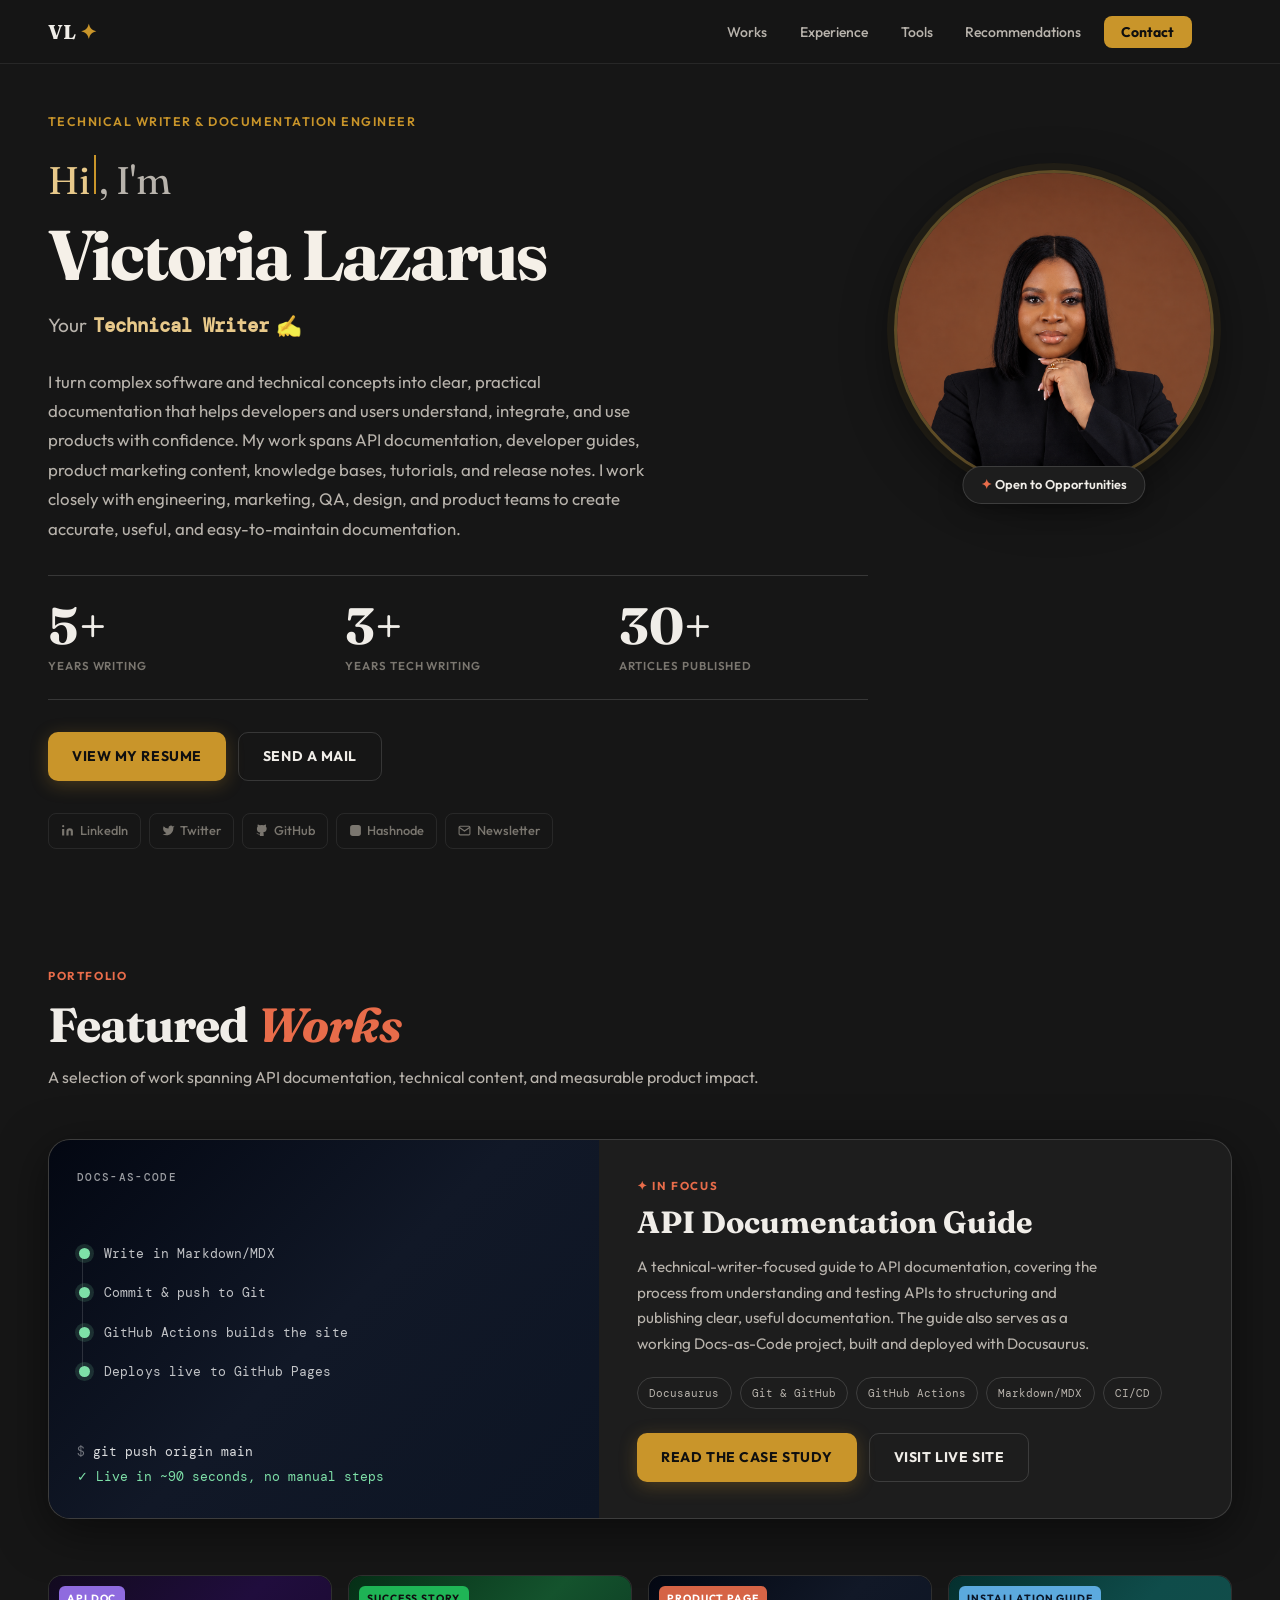
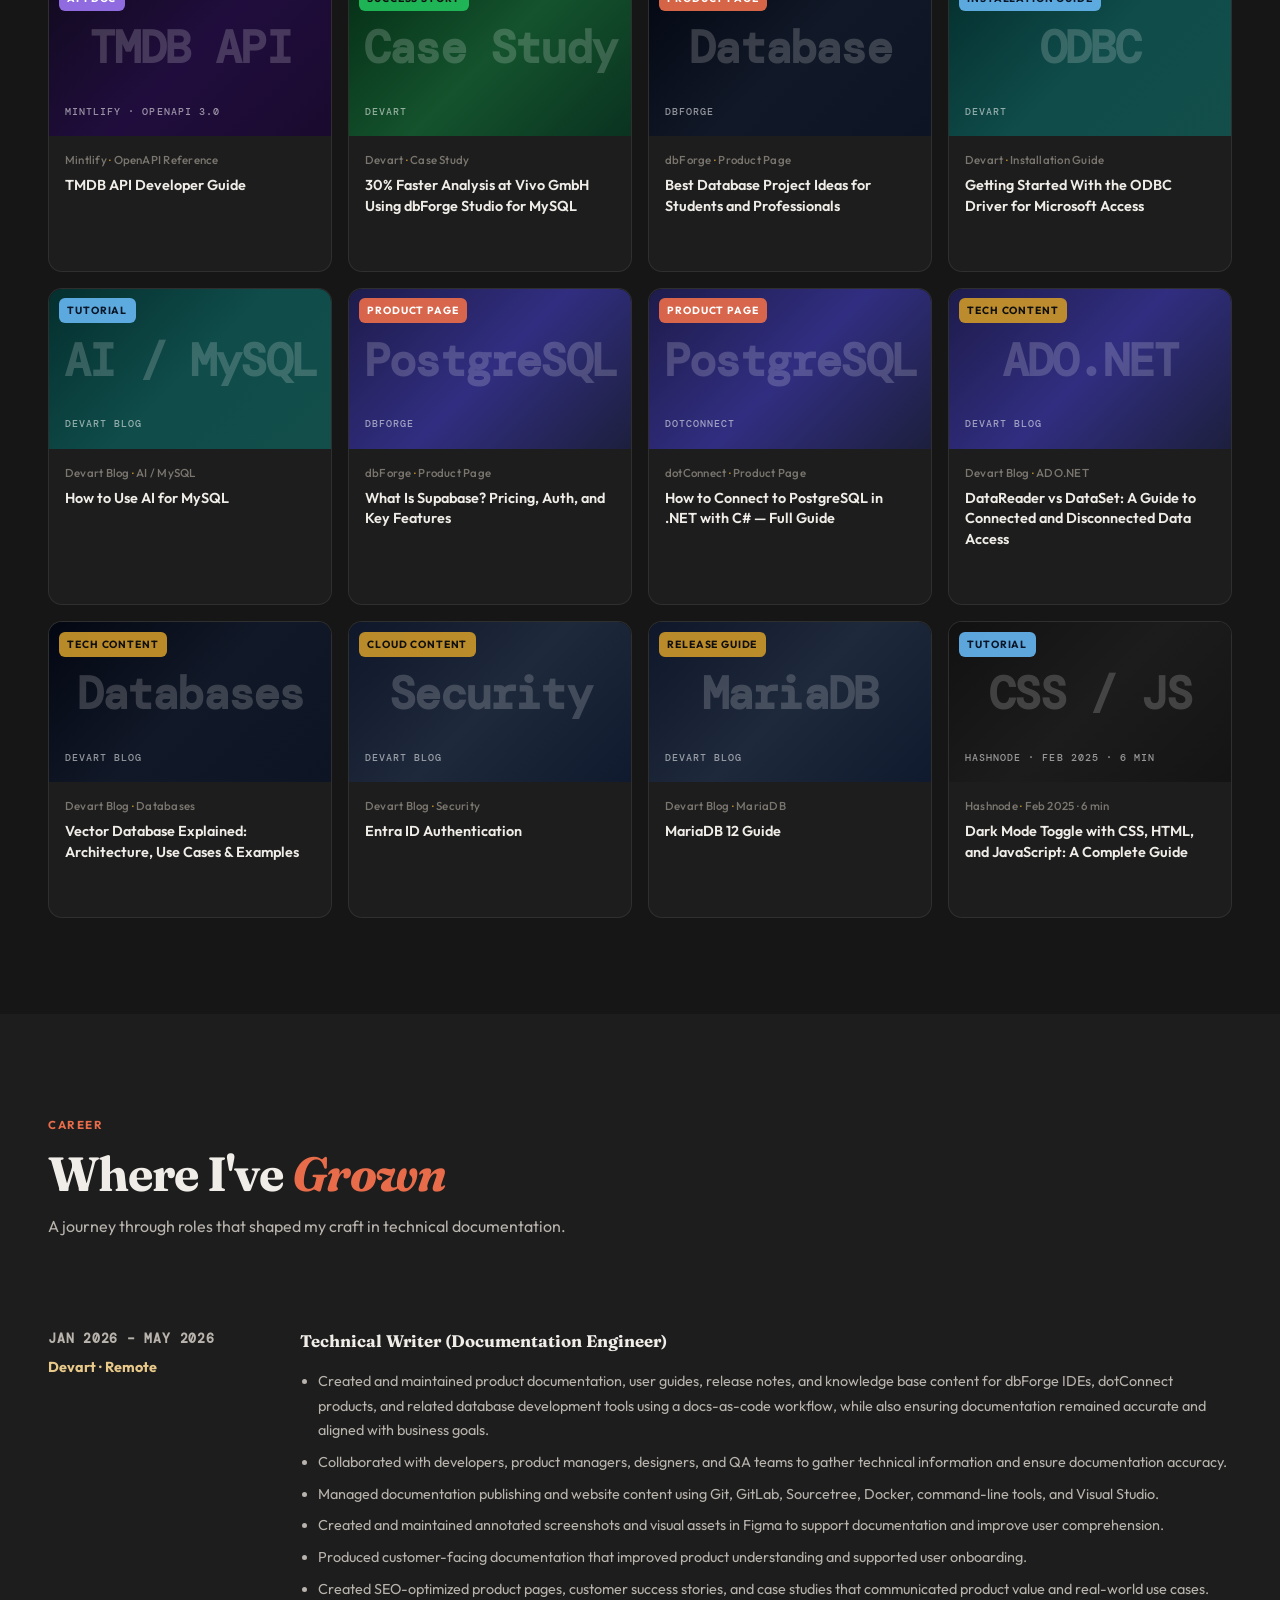
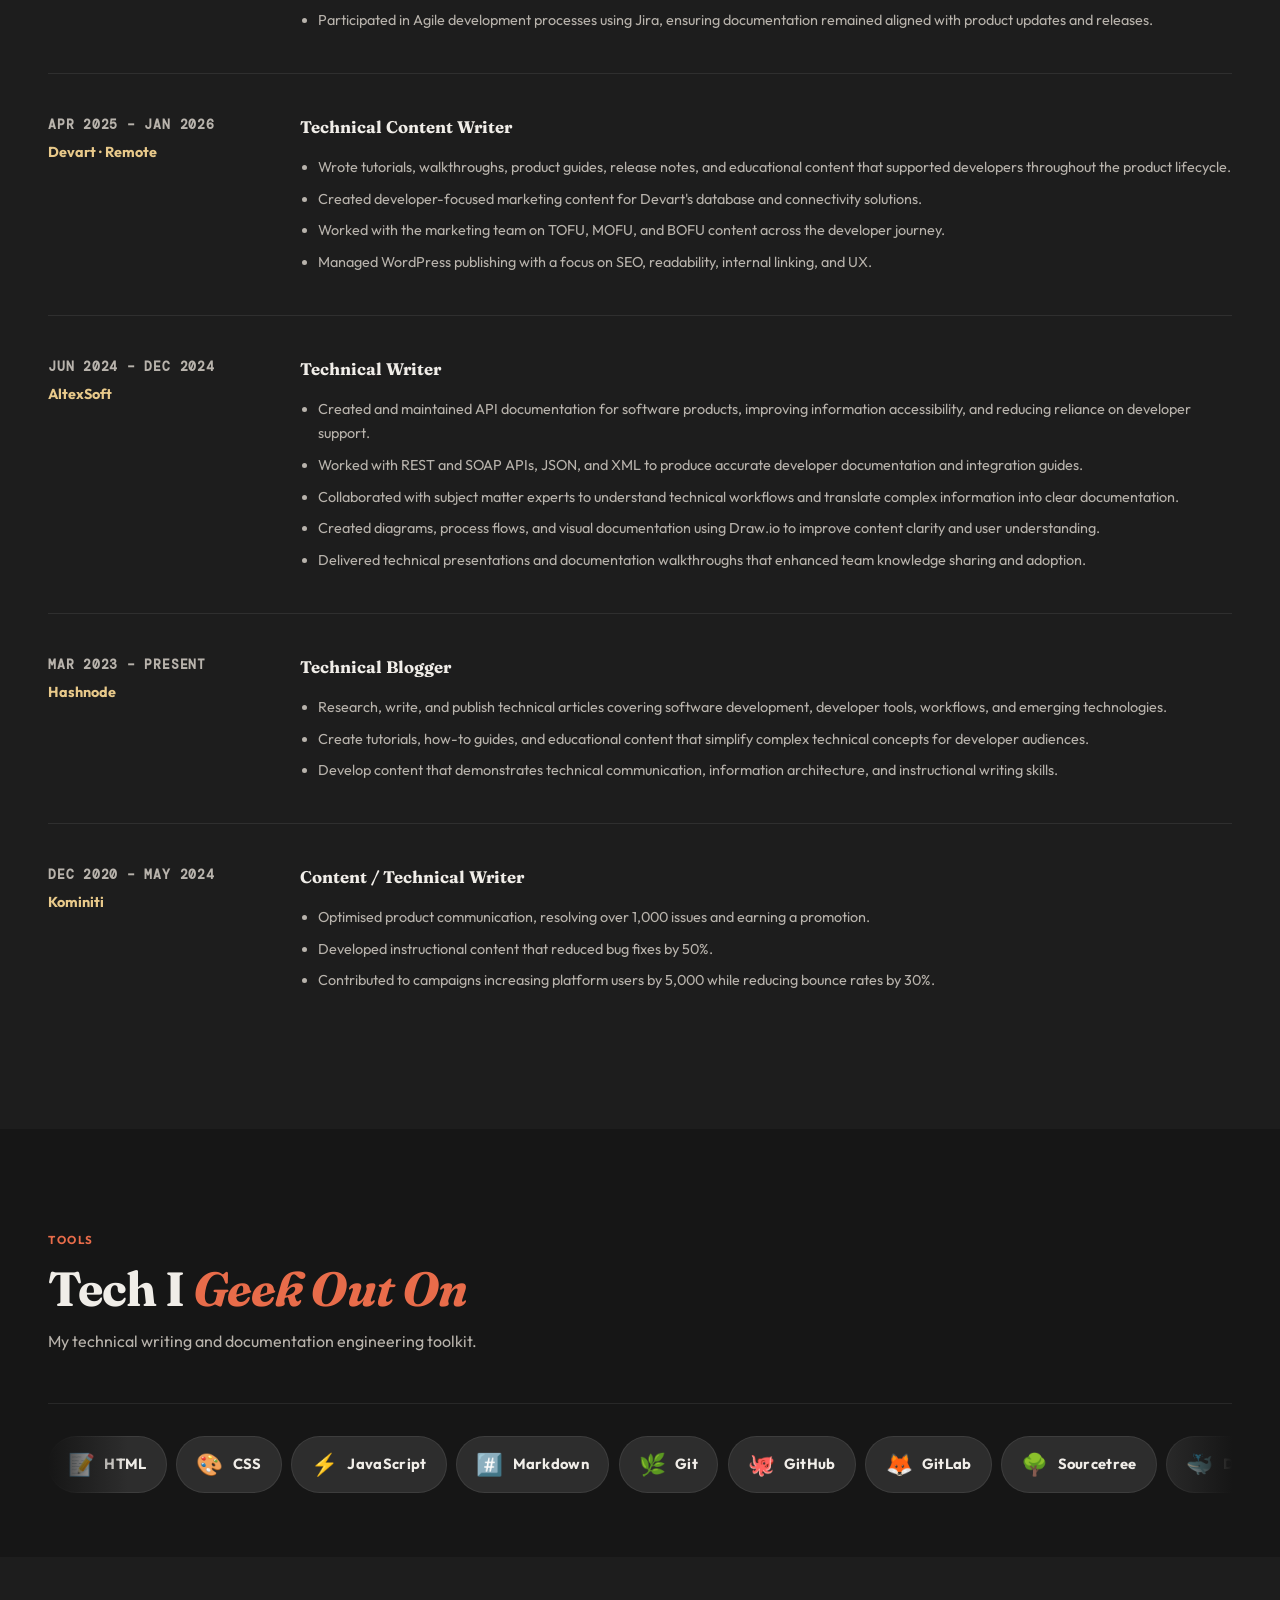
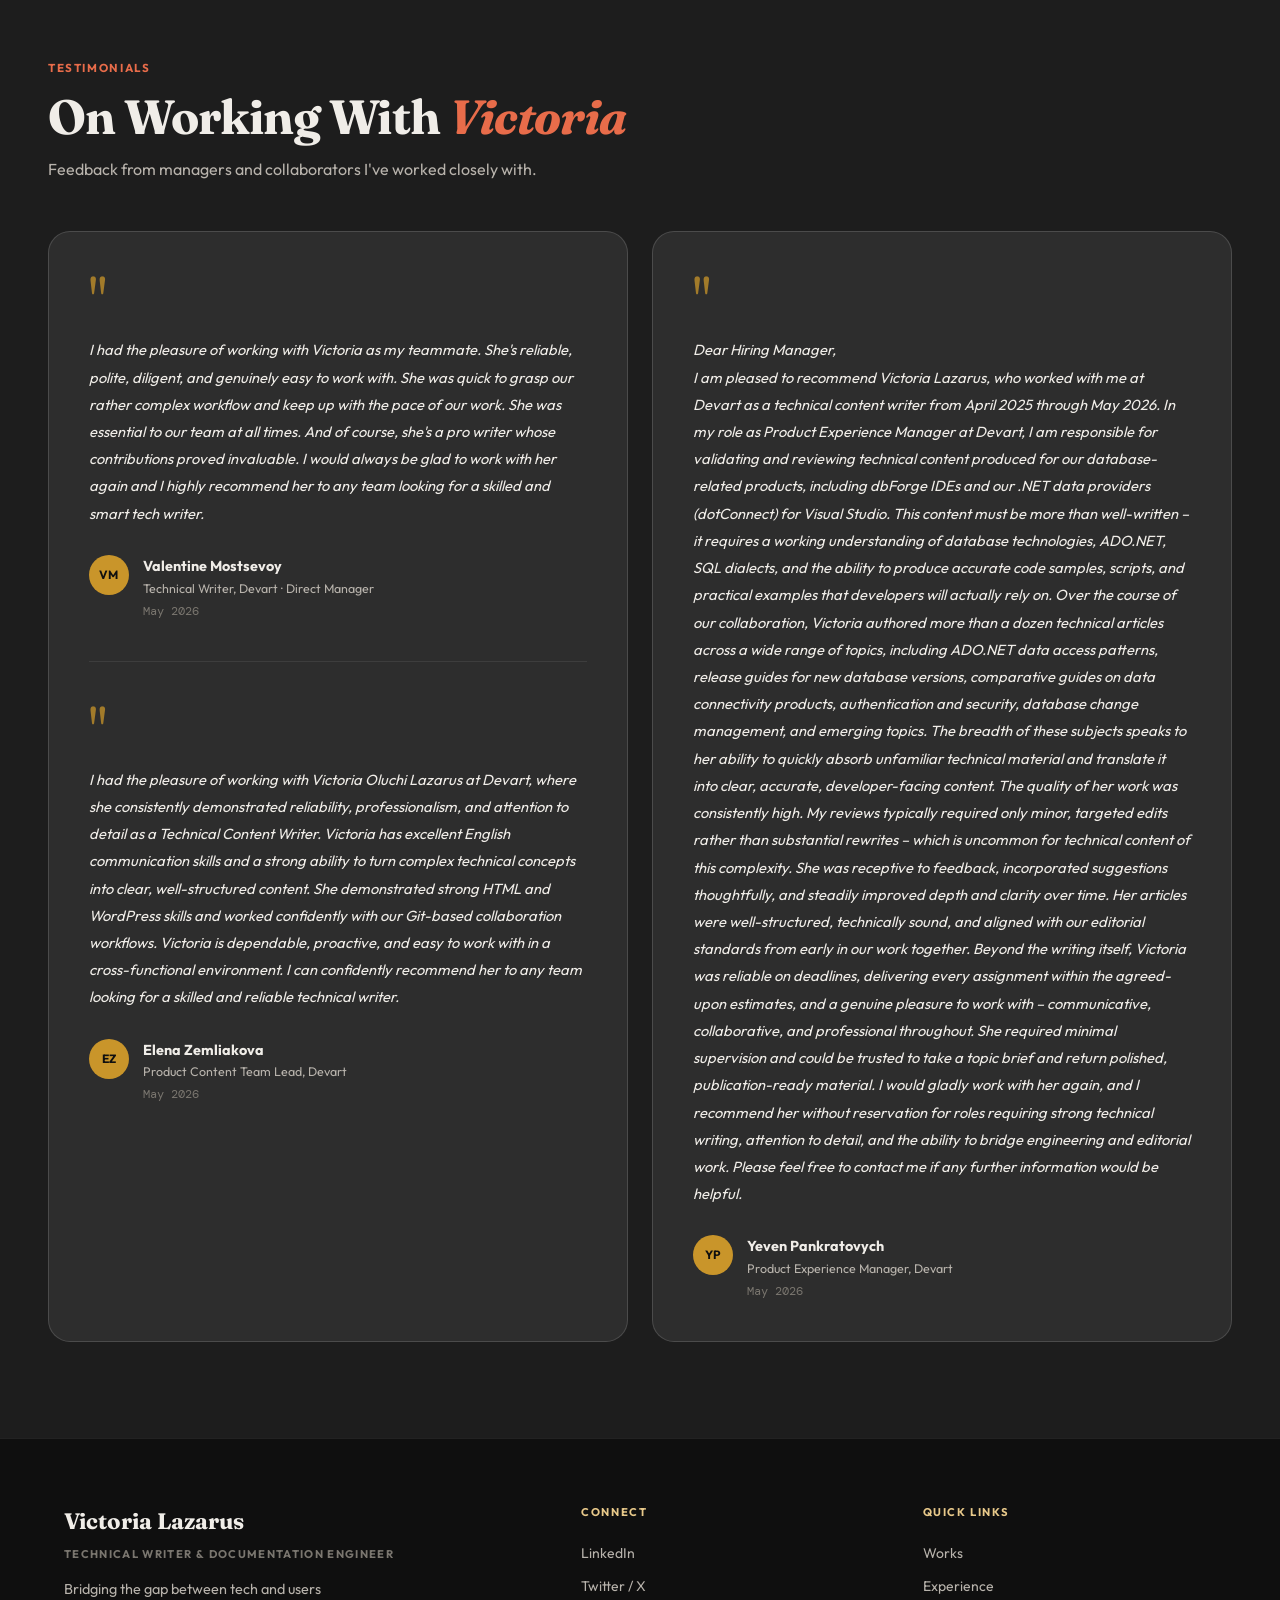
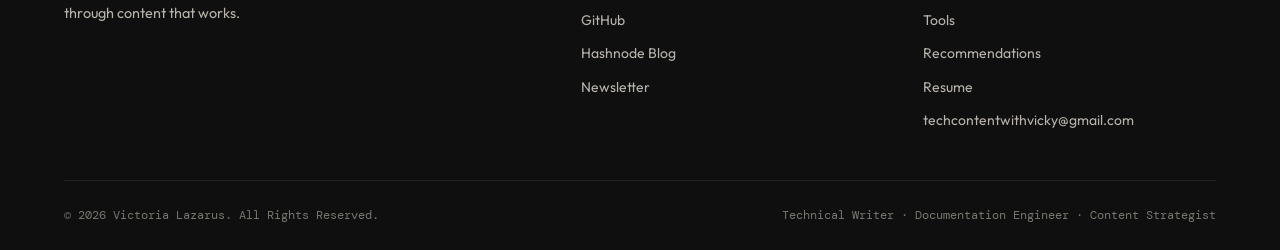
<file: index.html>
<!DOCTYPE html>
<html lang="en">
<head>
  <meta charset="UTF-8" />
  <meta name="viewport" content="width=device-width, initial-scale=1.0" />
  <title>Victoria Lazarus — Technical Writer</title>
  <meta name="description" content="Technical Writer & Documentation Engineer with experience in developer content, API documentation, and content strategy." />
  <link href="https://fonts.googleapis.com/css2?family=Fraunces:ital,wght@0,400;0,700;1,400;1,700&family=Outfit:wght@300;400;500;600;700&family=DM+Mono:wght@400;500&display=swap" rel="stylesheet" />
  <link rel="stylesheet" href="styles.css?v=9" />
  <style>
    /* ── CUSTOM CARD VISUALS ── */
    .card-visual {
      width: 100%; height: 100%;
      display: flex; flex-direction: column;
      align-items: flex-start; justify-content: flex-end;
      padding: 1rem;
      position: relative; overflow: hidden;
    }
    .card-visual-icon {
      position: absolute; top: 50%; left: 50%;
      transform: translate(-50%, -60%);
      font-size: 2.8rem; opacity: 0.18;
      pointer-events: none;
      font-family: 'DM Mono', monospace;
      color: #fff; white-space: nowrap;
      letter-spacing: -0.04em; font-weight: 700;
    }
    .card-visual-tag {
      font-family: 'DM Mono', monospace;
      font-size: 0.65rem; font-weight: 500;
      letter-spacing: 0.1em; text-transform: uppercase;
      opacity: 0.55; color: #fff; position: relative; z-index: 1;
    }
    /* card colour themes */
    .cv-indigo  { background: linear-gradient(135deg, #1e1b4b 0%, #312e81 50%, #1d1f3d 100%); }
    .cv-teal    { background: linear-gradient(135deg, #042f2e 0%, #0f4c4a 50%, #134e4a 100%); }
    .cv-slate   { background: linear-gradient(135deg, #0f172a 0%, #1e293b 50%, #0f1a2e 100%); }
    .cv-amber   { background: linear-gradient(135deg, #1c1200 0%, #3d2800 50%, #2a1c00 100%); }
    .cv-rose    { background: linear-gradient(135deg, #1f0a0a 0%, #3b1010 50%, #2a0d0d 100%); }
    .cv-violet  { background: linear-gradient(135deg, #1a0a2e 0%, #2d1060 50%, #1e0a3c 100%); }
    .cv-emerald { background: linear-gradient(135deg, #052e16 0%, #14532d 50%, #0a3320 100%); }
    .cv-blue    { background: linear-gradient(135deg, #0a1628 0%, #0c2a52 50%, #071220 100%); }
    .cv-navy    { background: linear-gradient(135deg, #030712 0%, #111827 50%, #0d1524 100%); }
    .cv-green   { background: linear-gradient(135deg, #0a1a0a 0%, #0d2b0d 50%, #112211 100%); }
    .cv-crimson { background: linear-gradient(135deg, #1a0a0a 0%, #2f0d0d 50%, #3d1515 100%); }
    .cv-gold    { background: linear-gradient(135deg, #1a1400 0%, #332800 50%, #2a2000 100%); }
    .cv-ocean   { background: linear-gradient(135deg, #00111a 0%, #00243a 50%, #001829 100%); }
    .cv-purple  { background: linear-gradient(135deg, #120a1f 0%, #200d3d 50%, #1a0a2e 100%); }
    .cv-dark    { background: linear-gradient(135deg, #111111 0%, #1c1c1c 50%, #141414 100%); }

    /* ── SPOTLIGHT: FEATURED PROJECT ── */
    .spotlight {
      display: grid; grid-template-columns: 1fr 1.15fr; gap: 0;
      border: 1px solid var(--border2); border-radius: var(--radius-lg);
      overflow: hidden; margin-bottom: 3.5rem; background: var(--surface);
      box-shadow: var(--shadow-lg);
    }
    .spotlight-visual {
      position: relative; min-height: 300px;
      display: flex; flex-direction: column; justify-content: space-between;
      padding: 1.75rem;
    }
    .spotlight-visual-tag {
      font-family: 'DM Mono', monospace; font-size: 0.7rem; font-weight: 500;
      letter-spacing: 0.12em; text-transform: uppercase; color: rgba(255,255,255,0.6);
    }
    .spotlight-terminal {
      font-family: 'DM Mono', monospace; font-size: 0.8rem; line-height: 2;
      color: rgba(255,255,255,0.85);
    }
    .spotlight-terminal .st-dim { color: rgba(255,255,255,0.4); }
    .spotlight-terminal .st-accent { color: #7ee0a8; }

    .spotlight-pipeline {
      display: flex; flex-direction: column; gap: 1.15rem;
      margin: 1.75rem 0; padding-left: 0.15rem; position: relative;
    }
    .spotlight-pipeline::before {
      content: ''; position: absolute; left: 5px; top: 9px; bottom: 9px;
      width: 1px; background: rgba(255,255,255,0.14);
    }
    .sp-step { display: flex; align-items: center; gap: 0.85rem; position: relative; z-index: 1; }
    .sp-dot {
      width: 11px; height: 11px; border-radius: 50%; flex-shrink: 0;
      background: #7ee0a8; box-shadow: 0 0 0 4px rgba(126,224,168,0.15);
    }
    .sp-label {
      font-family: 'DM Mono', monospace; font-size: 0.8rem;
      color: rgba(255,255,255,0.75); letter-spacing: 0.01em;
    }
    .spotlight-body {
      padding: 2.25rem clamp(1.5rem, 3vw, 2.75rem);
      display: flex; flex-direction: column; justify-content: center;
    }
    .spotlight-eyebrow {
      font-size: 0.72rem; font-weight: 700; letter-spacing: 0.14em;
      text-transform: uppercase; color: var(--accent-coral); margin-bottom: 0.6rem;
    }
    .spotlight-title {
      font-family: 'Fraunces', serif; font-size: clamp(1.5rem, 2.4vw, 2rem);
      font-weight: 700; color: var(--text); margin-bottom: 0.85rem;
    }
    .spotlight-desc {
      color: var(--text2); font-size: 0.95rem; line-height: 1.7;
      margin-bottom: 1.25rem; max-width: 48ch;
    }
    .spotlight-tags { display: flex; flex-wrap: wrap; gap: 0.5rem; margin-bottom: 1.5rem; }
    .spotlight-tags span {
      font-family: 'DM Mono', monospace; font-size: 0.7rem;
      padding: 0.35rem 0.7rem; border: 1px solid var(--border2);
      border-radius: 999px; color: var(--text2);
    }
    .spotlight-cta { display: flex; gap: 0.75rem; flex-wrap: wrap; }
    @media (max-width: 760px) {
      .spotlight { grid-template-columns: 1fr; }
      .spotlight-visual { min-height: 200px; }
    }
  </style>
</head>
<body>

<div class="mobile-overlay" id="mobileOverlay"></div>
<div class="mobile-menu" id="mobileMenu">
  <a href="#works" class="mobile-link">Works</a>
  <a href="#experience" class="mobile-link">Experience</a>
  <a href="#tools" class="mobile-link">Tools</a>
  <a href="#recommendations" class="mobile-link">Recommendations</a>
  <a href="https://eu.wps.com/cms/docs/d/cbRadmYGtJEgfeYY" target="_blank" class="mobile-link">My Resume</a>
  <a href="mailto:techcontentwithvicky@gmail.com" class="mobile-link">Contact</a>
</div>

<nav id="mainNav">
  <a href="#" class="nav-logo">VL <span>✦</span></a>
  <ul class="nav-links">
    <li><a href="#works">Works</a></li>
    <li><a href="#experience">Experience</a></li>
    <li><a href="#tools">Tools</a></li>
    <li><a href="#recommendations">Recommendations</a></li>
    <li><a href="mailto:techcontentwithvicky@gmail.com" class="nav-cta">Contact</a></li>
  </ul>
  <button class="hamburger" id="hamburgerBtn" aria-label="Toggle menu">
    <span></span><span></span><span></span>
  </button>
</nav>

<!-- ══════════════ HERO ══════════════ -->
<section class="hero" id="home">
  <div class="hero-text">
    <p class="hero-eyebrow">Technical Writer &amp; Documentation Engineer</p>
    <div class="hero-greeting">
      <span class="typing-text">Hi</span><span class="cursor-blink"></span><span class="hero-greeting-static">, I'm</span>
    </div>
    <h1 class="hero-name">Victoria Lazarus</h1>
    <p class="hero-discipline">
      Your <span class="discipline-word">Technical Writer</span>
      <span class="discipline-illustration"><svg width="42" height="36" viewBox="0 0 48 40" fill="none" xmlns="http://www.w3.org/2000/svg"></svg></span>
    </p>
    <p class="hero-bio">I turn complex software and technical concepts into clear, practical documentation that helps developers and users understand, integrate, and use products with confidence. My work spans API documentation, developer guides, product marketing content, knowledge bases, tutorials, and release notes. I work closely with engineering, marketing, QA, design, and product teams to create accurate, useful, and easy-to-maintain documentation.</p>
    <div class="hero-stats">
      <div class="stat-item"><span class="stat-num">5+</span><span class="stat-label">Years Writing</span></div>
      <div class="stat-divider"></div>
      <div class="stat-item"><span class="stat-num">3+</span><span class="stat-label">Years Tech Writing</span></div>
      <div class="stat-divider"></div>
      <div class="stat-item"><span class="stat-num">30+</span><span class="stat-label">Articles Published</span></div>
    </div>
    <div class="hero-cta">
      <a href="https://eu.wps.com/cms/docs/d/cbRadmYGtJEgfeYY" target="_blank" class="btn btn-primary">View My Resume</a>
      <a href="mailto:techcontentwithvicky@gmail.com" class="btn btn-outline">Send a Mail</a>
    </div>
    <div class="hero-socials">
      <a href="https://linkedin.com/in/victoria-lazarus" target="_blank" class="social-link">
        <svg width="13" height="13" viewBox="0 0 24 24" fill="currentColor"><path d="M16 8a6 6 0 016 6v7h-4v-7a2 2 0 00-2-2 2 2 0 00-2 2v7h-4v-7a6 6 0 016-6zM2 9h4v12H2z"/><circle cx="4" cy="4" r="2"/></svg>
        LinkedIn
      </a>
      <a href="https://twitter.com/Toria_Oluchi" target="_blank" class="social-link">
        <svg width="13" height="13" viewBox="0 0 24 24" fill="currentColor"><path d="M23 3a10.9 10.9 0 01-3.14 1.53 4.48 4.48 0 00-7.86 3v1A10.66 10.66 0 013 4s-4 9 5 13a11.64 11.64 0 01-7 2c9 5 20 0 20-11.5a4.5 4.5 0 00-.08-.83A7.72 7.72 0 0023 3z"/></svg>
        Twitter
      </a>
      <a href="https://github.com/VictoriaLazarus" target="_blank" class="social-link">
        <svg width="13" height="13" viewBox="0 0 24 24" fill="currentColor"><path d="M9 19c-5 1.5-5-2.5-7-3m14 6v-3.87a3.37 3.37 0 00-.94-2.61c3.14-.35 6.44-1.54 6.44-7A5.44 5.44 0 0020 4.77 5.07 5.07 0 0019.91 1S18.73.65 16 2.48a13.38 13.38 0 00-7 0C6.27.65 5.09 1 5.09 1A5.07 5.07 0 005 4.77a5.44 5.44 0 00-1.5 3.78c0 5.42 3.3 6.61 6.44 7A3.37 3.37 0 009 18.13V22"/></svg>
        GitHub
      </a>
      <a href="https://hashnode.com/@Vicisagem" target="_blank" class="social-link">
        <svg width="13" height="13" viewBox="0 0 24 24" fill="currentColor"><rect x="2" y="2" width="20" height="20" rx="5"/></svg>
        Hashnode
      </a>
      <a href="https://www.linkedin.com/newsletters/dear-technical-writers-7169617343709491200" target="_blank" class="social-link">
        <svg width="13" height="13" viewBox="0 0 24 24" fill="none" stroke="currentColor" stroke-width="2"><path d="M4 4h16c1.1 0 2 .9 2 2v12c0 1.1-.9 2-2 2H4c-1.1 0-2-.9-2-2V6c0-1.1.9-2 2-2z"/><polyline points="22,6 12,13 2,6"/></svg>
        Newsletter
      </a>
    </div>
  </div>
  <div class="hero-image-col">
    <div class="hero-photo-wrapper">
      <div class="hero-photo-placeholder">
        <img src="images/victoria.jpg" alt="Victoria Lazarus" class="hero-photo" />
      </div>
      <div class="hero-photo-badge"><span>✦</span> Open to Opportunities</div>
    </div>
  </div>
</section>

<!-- ══════════════ WORKS ══════════════ -->
<section class="section-wrap" id="works" style="padding-top: 3rem;">
  <div class="section-tag">Portfolio</div>
  <h2 class="section-title fade-up">Featured <em>Works</em></h2>
  <p class="section-sub fade-up">A selection of work spanning API documentation, technical content, and measurable product impact.</p>

  <!-- FEATURED PROJECT SPOTLIGHT -->
  <div class="spotlight fade-up">
    <div class="spotlight-visual cv-navy">
      <span class="spotlight-visual-tag">Docs-as-Code</span>

      <div class="spotlight-pipeline">
        <div class="sp-step"><span class="sp-dot"></span><span class="sp-label">Write in Markdown/MDX</span></div>
        <div class="sp-step"><span class="sp-dot"></span><span class="sp-label">Commit &amp; push to Git</span></div>
        <div class="sp-step"><span class="sp-dot"></span><span class="sp-label">GitHub Actions builds the site</span></div>
        <div class="sp-step"><span class="sp-dot"></span><span class="sp-label">Deploys live to GitHub Pages</span></div>
      </div>

      <div class="spotlight-terminal">
        <p><span class="st-dim">$</span> git push origin main</p>
        <p class="st-accent">✓ Live in ~90 seconds, no manual steps</p>
      </div>
    </div>
    <div class="spotlight-body">
      <span class="spotlight-eyebrow">✦ In Focus</span>
      <h3 class="spotlight-title">API Documentation Guide</h3>
      <p class="spotlight-desc">A technical-writer-focused guide to API documentation, covering the process from understanding and testing APIs to structuring and publishing clear, useful documentation. The guide also serves as a working Docs-as-Code project, built and deployed with Docusaurus.</p>
      <div class="spotlight-tags">
      <!-- vale off -->
        <span>Docusaurus</span><span>Git &amp; GitHub</span><span>GitHub Actions</span><span>Markdown/MDX</span><span>CI/CD</span>
      <!-- vale on -->
      </div>
      <div class="spotlight-cta">
        <a href="case-study-api-docs.html" class="btn btn-primary">Read the Case Study</a>
        <a href="https://victorialazarus.github.io/api-documentation-guide/" target="_blank" class="btn btn-outline">Visit Live Site</a>
      </div>
    </div>
  </div>

  <!-- FEATURED WORKS -->
  <div class="works-grid">

    <a href="case-study-tmdb-api.html" class="work-card">
      <div class="work-card-img">
        <div class="card-visual cv-purple">
          <span class="card-visual-icon">TMDB API</span>
          <span class="card-visual-tag">Mintlify · OpenAPI 3.0</span>
        </div>
        <span class="work-card-type apidoc">API Doc</span>
      </div>
      <div class="work-card-body">
        <p class="work-card-meta">Mintlify <span>·</span> OpenAPI Reference</p>
        <p class="work-card-title">TMDB API Developer Guide</p>
      </div>
      <div class="work-card-arrow"><span class="work-card-pill">Read guide&nbsp;<svg viewBox="0 0 16 16" fill="none" stroke="currentColor" stroke-width="2.2" stroke-linecap="round" stroke-linejoin="round"><path d="M3 8h10M9 4l4 4-4 4"/></svg></span></div>
    </a>

    <a href="https://www.devart.com/success-story/vivo.html" target="_blank" class="work-card">
      <div class="work-card-img">
        <div class="card-visual cv-emerald">
          <span class="card-visual-icon">Case Study</span>
          <span class="card-visual-tag">Devart</span>
        </div>
        <span class="work-card-type success">Success Story</span>
      </div>
      <div class="work-card-body">
        <p class="work-card-meta">Devart <span>·</span> Case Study</p>
        <p class="work-card-title">30% Faster Analysis at Vivo GmbH Using dbForge Studio for MySQL</p>
      </div>
      <div class="work-card-arrow"><span class="work-card-pill">Read story&nbsp;<svg viewBox="0 0 16 16" fill="none" stroke="currentColor" stroke-width="2.2" stroke-linecap="round" stroke-linejoin="round"><path d="M3 8h10M9 4l4 4-4 4"/></svg></span></div>
    </a>
    <a href="https://www.devart.com/dbforge/database-project-ideas.html" target="_blank" class="work-card">
      <div class="work-card-img">
        <div class="card-visual cv-navy">
          <span class="card-visual-icon">Database</span>
          <span class="card-visual-tag">dbForge</span>
        </div>
        <span class="work-card-type landing">Product Page</span>
      </div>
      <div class="work-card-body">
        <p class="work-card-meta">dbForge <span>·</span> Product Page</p>
        <p class="work-card-title">Best Database Project Ideas for Students and Professionals</p>
      </div>
      <div class="work-card-arrow"><span class="work-card-pill">View page&nbsp;<svg viewBox="0 0 16 16" fill="none" stroke="currentColor" stroke-width="2.2" stroke-linecap="round" stroke-linejoin="round"><path d="M3 8h10M9 4l4 4-4 4"/></svg></span></div>
    </a>
    
    <a href="https://www.devart.com/odbc/access/getting-started-guide.html" target="_blank" class="work-card">
      <div class="work-card-img">
        <div class="card-visual cv-teal">
          <span class="card-visual-icon">ODBC</span>
          <span class="card-visual-tag">Devart</span>
        </div>
        <span class="work-card-type guide">Installation Guide</span>
      </div>
      <div class="work-card-body">
        <p class="work-card-meta">Devart <span>·</span> Installation Guide</p>
        <p class="work-card-title">Getting Started With the ODBC Driver for Microsoft Access</p>
      </div>
      <div class="work-card-arrow"><span class="work-card-pill">Read guide&nbsp;<svg viewBox="0 0 16 16" fill="none" stroke="currentColor" stroke-width="2.2" stroke-linecap="round" stroke-linejoin="round"><path d="M3 8h10M9 4l4 4-4 4"/></svg></span></div>
    </a>
    
    <a href="https://blog.devart.com/how-to-use-ai-for-mysql.html" target="_blank" class="work-card">
      <div class="work-card-img">
        <div class="card-visual cv-teal">
          <span class="card-visual-icon">AI / MySQL</span>
          <span class="card-visual-tag">Devart Blog</span>
        </div>
        <span class="work-card-type guide">Tutorial</span>
      </div>
      <div class="work-card-body">
        <p class="work-card-meta">Devart Blog <span>·</span> AI / MySQL</p>
        <p class="work-card-title">How to Use AI for MySQL</p>
      </div>
      <div class="work-card-arrow"><span class="work-card-pill">Read article&nbsp;<svg viewBox="0 0 16 16" fill="none" stroke="currentColor" stroke-width="2.2" stroke-linecap="round" stroke-linejoin="round"><path d="M3 8h10M9 4l4 4-4 4"/></svg></span></div>
    </a>

    <a href="https://www.devart.com/dbforge/postgresql/studio/what-is-supabase.html" target="_blank" class="work-card">
      <div class="work-card-img">
        <div class="card-visual cv-indigo">
          <span class="card-visual-icon">PostgreSQL</span>
          <span class="card-visual-tag">dbForge</span>
        </div>
        <span class="work-card-type landing">Product Page</span>
      </div>
      <div class="work-card-body">
        <p class="work-card-meta">dbForge <span>·</span> Product Page</p>
        <p class="work-card-title">What Is Supabase? Pricing, Auth, and Key Features</p>
      </div>
      <div class="work-card-arrow"><span class="work-card-pill">View page&nbsp;<svg viewBox="0 0 16 16" fill="none" stroke="currentColor" stroke-width="2.2" stroke-linecap="round" stroke-linejoin="round"><path d="M3 8h10M9 4l4 4-4 4"/></svg></span></div>
    </a>

    <a href="https://www.devart.com/dotconnect/postgresql/connect-postgresql-in-net.html" target="_blank" class="work-card">
      <div class="work-card-img">
        <div class="card-visual cv-indigo">
          <span class="card-visual-icon">PostgreSQL</span>
          <span class="card-visual-tag">dotConnect</span>
        </div>
        <span class="work-card-type landing">Product Page</span>
      </div>
      <div class="work-card-body">
        <p class="work-card-meta">dotConnect <span>·</span> Product Page</p>
        <p class="work-card-title">How to Connect to PostgreSQL in .NET with C# — Full Guide</p>
      </div>
      <div class="work-card-arrow"><span class="work-card-pill">View page&nbsp;<svg viewBox="0 0 16 16" fill="none" stroke="currentColor" stroke-width="2.2" stroke-linecap="round" stroke-linejoin="round"><path d="M3 8h10M9 4l4 4-4 4"/></svg></span></div>
    </a>
    
<a href="https://blog.devart.com/datareader-vs-dataset-a-guide-to-connected-and-disconnected-data-access.html" target="_blank" class="work-card">
      <div class="work-card-img">
        <div class="card-visual cv-indigo">
          <span class="card-visual-icon">ADO.NET</span>
          <span class="card-visual-tag">Devart Blog</span>
        </div>
        <span class="work-card-type">Tech Content</span>
      </div>
      <div class="work-card-body">
        <p class="work-card-meta">Devart Blog <span>·</span> ADO.NET</p>
        <p class="work-card-title">DataReader vs DataSet: A Guide to Connected and Disconnected Data Access</p>
      </div>
      <div class="work-card-arrow"><span class="work-card-pill">Read article&nbsp;<svg viewBox="0 0 16 16" fill="none" stroke="currentColor" stroke-width="2.2" stroke-linecap="round" stroke-linejoin="round"><path d="M3 8h10M9 4l4 4-4 4"/></svg></span></div>
    </a>

    <a href="https://blog.devart.com/vector-database-explained-architecture-use-cases-examples.html" target="_blank" class="work-card">
      <div class="work-card-img">
        <div class="card-visual cv-navy">
          <span class="card-visual-icon">Databases</span>
          <span class="card-visual-tag">Devart Blog</span>
        </div>
        <span class="work-card-type">Tech Content</span>
      </div>
      <div class="work-card-body">
        <p class="work-card-meta">Devart Blog <span>·</span> Databases</p>
        <p class="work-card-title">Vector Database Explained: Architecture, Use Cases &amp; Examples</p>
      </div>
      <div class="work-card-arrow"><span class="work-card-pill">Read article&nbsp;<svg viewBox="0 0 16 16" fill="none" stroke="currentColor" stroke-width="2.2" stroke-linecap="round" stroke-linejoin="round"><path d="M3 8h10M9 4l4 4-4 4"/></svg></span></div>
    </a>

    <a href="https://blog.devart.com/entra-id-authentication.html" target="_blank" class="work-card">
      <div class="work-card-img">
        <div class="card-visual cv-slate">
          <span class="card-visual-icon">Security</span>
          <span class="card-visual-tag">Devart Blog</span>
        </div>
        <span class="work-card-type">Cloud Content</span>
      </div>
      <div class="work-card-body">
        <p class="work-card-meta">Devart Blog <span>·</span> Security</p>
        <p class="work-card-title">Entra ID Authentication</p>
      </div>
      <div class="work-card-arrow"><span class="work-card-pill">Read article&nbsp;<svg viewBox="0 0 16 16" fill="none" stroke="currentColor" stroke-width="2.2" stroke-linecap="round" stroke-linejoin="round"><path d="M3 8h10M9 4l4 4-4 4"/></svg></span></div>
    </a>
    
    <a href="https://blog.devart.com/mariadb-12-guide.html" target="_blank" class="work-card">
      <div class="work-card-img">
        <div class="card-visual cv-slate">
          <span class="card-visual-icon">MariaDB</span>
          <span class="card-visual-tag">Devart Blog</span>
        </div>
        <span class="work-card-type">Release guide</span>
      </div>
      <div class="work-card-body">
        <p class="work-card-meta">Devart Blog <span>·</span> MariaDB</p>
        <p class="work-card-title">MariaDB 12 Guide</p>
      </div>
      <div class="work-card-arrow"><span class="work-card-pill">Read article&nbsp;<svg viewBox="0 0 16 16" fill="none" stroke="currentColor" stroke-width="2.2" stroke-linecap="round" stroke-linejoin="round"><path d="M3 8h10M9 4l4 4-4 4"/></svg></span></div>
    </a>

    <a href="https://vickylazarus.hashnode.dev/dark-mode-toggle-with-css-html-and-javascript-a-complete-guide" target="_blank" class="work-card">
      <div class="work-card-img">
        <div class="card-visual cv-dark">
          <span class="card-visual-icon">CSS / JS</span>
          <span class="card-visual-tag">Hashnode · Feb 2025 · 6 min</span>
        </div>
        <span class="work-card-type guide">Tutorial</span>
      </div>
      <div class="work-card-body">
        <p class="work-card-meta">Hashnode <span>·</span> Feb 2025 · 6 min</p>
        <p class="work-card-title">Dark Mode Toggle with CSS, HTML, and JavaScript: A Complete Guide</p>
      </div>
      <div class="work-card-arrow"><span class="work-card-pill">Read guide&nbsp;<svg viewBox="0 0 16 16" fill="none" stroke="currentColor" stroke-width="2.2" stroke-linecap="round" stroke-linejoin="round"><path d="M3 8h10M9 4l4 4-4 4"/></svg></span></div>
    </a>

  </div>
</section>

<!-- ══════════════ EXPERIENCE ══════════════ -->
<section class="section-wrap alt" id="experience">
  <div class="section-tag">Career</div>
  <h2 class="section-title fade-up">Where I've <em>Grown</em></h2>
  <p class="section-sub fade-up">A journey through roles that shaped my craft in technical documentation.</p>
  <div class="exp-list">
    <div class="exp-item fade-up">
      <div><p class="exp-period">Jan 2026 – May 2026</p><div class="exp-company-row"><span class="exp-company-name">Devart · Remote</span></div></div>
      <div>
        <p class="exp-role">Technical Writer (Documentation Engineer)</p>
        <ul class="exp-bullets">
          <li>Created and maintained product documentation, user guides, release notes, and knowledge base content for dbForge IDEs, dotConnect products, and related database development tools using a docs-as-code workflow, while also ensuring documentation remained accurate and aligned with business goals.</li>
          <li>Collaborated with developers, product managers, designers, and QA teams to gather technical information and ensure documentation accuracy.</li>
          <li>Managed documentation publishing and website content using Git, GitLab, Sourcetree, Docker, command-line tools, and Visual Studio.</li>
          <li>Created and maintained annotated screenshots and visual assets in Figma to support documentation and improve user comprehension. </li>
          <li>Produced customer-facing documentation that improved product understanding and supported user onboarding.</li>
          <li>Created SEO-optimized product pages, customer success stories, and case studies that communicated product value and real-world use cases.</li>
          <li>Participated in Agile development processes using Jira, ensuring documentation remained aligned with product updates and releases.
</li>
        </ul>
      </div>
    </div>
    <div class="exp-item fade-up">
      <div><p class="exp-period">Apr 2025 – Jan 2026</p><div class="exp-company-row"><span class="exp-company-name">Devart · Remote</span></div></div>
      <div>
        <p class="exp-role">Technical Content Writer</p>
        <ul class="exp-bullets">
          <li>Wrote tutorials, walkthroughs, product guides, release notes, and educational content that supported developers throughout the product lifecycle.</li>
          <li>Created developer-focused marketing content for Devart's database and connectivity solutions.</li>
          <li>Worked with the marketing team on TOFU, MOFU, and BOFU content across the developer journey.</li>
          <li>Managed WordPress publishing with a focus on SEO, readability, internal linking, and UX.</li>
        </ul>
      </div>
    </div>
    <div class="exp-item fade-up">
      <div><p class="exp-period">Jun 2024 – Dec 2024</p><div class="exp-company-row"><span class="exp-company-name">AltexSoft</span></div></div>
      <div>
        <p class="exp-role">Technical Writer</p>
        <ul class="exp-bullets">
          <li>Created and maintained API documentation for software products, improving information accessibility, and reducing reliance on developer support.</li>
          <li>Worked with REST and SOAP APIs, JSON, and XML to produce accurate developer documentation and integration guides.</li>
          <li>Collaborated with subject matter experts to understand technical workflows and translate complex information into clear documentation.</li>
          <li>Created diagrams, process flows, and visual documentation using Draw.io to improve content clarity and user understanding.</li>
          <li>Delivered technical presentations and documentation walkthroughs that enhanced team knowledge sharing and adoption.</li>
        </ul>
      </div>
    </div>
    <div class="exp-item fade-up">
      <div><p class="exp-period">Mar 2023 – Present</p><div class="exp-company-row"><span class="exp-company-name">Hashnode</span></div></div>
      <div>
        <p class="exp-role">Technical Blogger</p>
        <ul class="exp-bullets">
          <li>Research, write, and publish technical articles covering software development, developer tools, workflows, and emerging technologies.</li>
          <li>Create tutorials, how-to guides, and educational content that simplify complex technical concepts for developer audiences.</li>
          <li>Develop content that demonstrates technical communication, information architecture, and instructional writing skills.</li>
        </ul>
      </div>
    </div>
    <div class="exp-item fade-up">
      <div><p class="exp-period">Dec 2020 – May 2024</p><div class="exp-company-row"><span class="exp-company-name">Kominiti</span></div></div>
      <div>
        <p class="exp-role">Content / Technical Writer</p>
        <ul class="exp-bullets">
          <li>Optimised product communication, resolving over 1,000 issues and earning a promotion.</li>
          <li>Developed instructional content that reduced bug fixes by 50%.</li>
          <li>Contributed to campaigns increasing platform users by 5,000 while reducing bounce rates by 30%.</li>
        </ul>
      </div>
    </div>
  </div>
</section>

<!-- ══════════════ TOOLS ══════════════ -->
<section class="section-wrap" id="tools" style="padding-bottom: 0; overflow: hidden;">
  <div class="section-tag">Tools</div>
  <h2 class="section-title fade-up">Tech I <em>Geek Out On</em></h2>
  <p class="section-sub fade-up">My technical writing and documentation engineering toolkit.</p>
  <div class="tools-scroll-wrap" style="padding: 2rem 0 4rem; border-top: 1px solid var(--border);">
    <div class="tools-track">
      <div class="tool-item"><span class="tool-icon">📝</span> HTML</div>
      <div class="tool-item"><span class="tool-icon">🎨</span> CSS</div>
      <div class="tool-item"><span class="tool-icon">⚡</span> JavaScript</div>
      <div class="tool-item"><span class="tool-icon">#️⃣</span> Markdown</div>
      <div class="tool-item"><span class="tool-icon">🌿</span> Git</div>
      <div class="tool-item"><span class="tool-icon">🐙</span> GitHub</div>
      <div class="tool-item"><span class="tool-icon">🦊</span> GitLab</div>
      <div class="tool-item"><span class="tool-icon">🌳</span> Sourcetree</div>
      <div class="tool-item"><span class="tool-icon">🐳</span> Docker</div>
      <div class="tool-item"><span class="tool-icon">🔷</span> .NET</div>
      <div class="tool-item"><span class="tool-icon">⚙️</span> C#</div>
      <div class="tool-item"><span class="tool-icon">🗄️</span> SQL</div>
      <div class="tool-item"><span class="tool-icon">🔌</span> REST API</div>
      <div class="tool-item"><span class="tool-icon">📦</span> JSON</div>
      <div class="tool-item"><span class="tool-icon">🏷️</span> XML</div>
      <div class="tool-item"><span class="tool-icon">📬</span> Postman</div>
      <div class="tool-item"><span class="tool-icon">🐣</span> Swagger</div>
      <div class="tool-item"><span class="tool-icon">📐</span> OpenAPI Spec</div>
      <div class="tool-item"><span class="tool-icon">🦕</span> Docusaurus</div>
      <div class="tool-item"><span class="tool-icon">🌿</span> Mintlify</div>
      <div class="tool-item"><span class="tool-icon">📖</span> ReadMe</div>
      <div class="tool-item"><span class="tool-icon">📚</span> GitBook</div>
      <div class="tool-item"><span class="tool-icon">💻</span> VS Code</div>
      <div class="tool-item"><span class="tool-icon">🖥️</span> Visual Studio</div>
      <div class="tool-item"><span class="tool-icon">🌐</span> WordPress</div>
      <div class="tool-item"><span class="tool-icon">📋</span> Jira</div>
      <div class="tool-item"><span class="tool-icon">🗺️</span> Draw.io</div>
      <div class="tool-item"><span class="tool-icon">🖌️</span> Figma</div>
      <div class="tool-item"><span class="tool-icon">📊</span> SEO Tools</div>
      <div class="tool-item"><span class="tool-icon">🔄</span> Docs-as-Code</div>
      <div class="tool-item"><span class="tool-icon">🤖</span> AI Tools</div>
      <div class="tool-item"><span class="tool-icon">📏</span> Style Guides</div>
      <div class="tool-item"><span class="tool-icon">📝</span> HTML</div>
      <div class="tool-item"><span class="tool-icon">🎨</span> CSS</div>
      <div class="tool-item"><span class="tool-icon">⚡</span> JavaScript</div>
      <div class="tool-item"><span class="tool-icon">#️⃣</span> Markdown</div>
      <div class="tool-item"><span class="tool-icon">🌿</span> Git</div>
      <div class="tool-item"><span class="tool-icon">🐙</span> GitHub</div>
      <div class="tool-item"><span class="tool-icon">🦊</span> GitLab</div>
      <div class="tool-item"><span class="tool-icon">🌳</span> Sourcetree</div>
      <div class="tool-item"><span class="tool-icon">🐳</span> Docker</div>
      <div class="tool-item"><span class="tool-icon">🔷</span> .NET</div>
      <div class="tool-item"><span class="tool-icon">⚙️</span> C#</div>
      <div class="tool-item"><span class="tool-icon">🗄️</span> SQL</div>
      <div class="tool-item"><span class="tool-icon">🔌</span> REST API</div>
      <div class="tool-item"><span class="tool-icon">📦</span> JSON</div>
      <div class="tool-item"><span class="tool-icon">🏷️</span> XML</div>
      <div class="tool-item"><span class="tool-icon">📬</span> Postman</div>
      <div class="tool-item"><span class="tool-icon">🐣</span> Swagger</div>
      <div class="tool-item"><span class="tool-icon">📐</span> OpenAPI Spec</div>
      <div class="tool-item"><span class="tool-icon">🦕</span> Docusaurus</div>
      <div class="tool-item"><span class="tool-icon">🌿</span> Mintlify</div>
      <div class="tool-item"><span class="tool-icon">📖</span> ReadMe</div>
      <div class="tool-item"><span class="tool-icon">📚</span> GitBook</div>
      <div class="tool-item"><span class="tool-icon">💻</span> VS Code</div>
      <div class="tool-item"><span class="tool-icon">🖥️</span> Visual Studio</div>
      <div class="tool-item"><span class="tool-icon">🌐</span> WordPress</div>
      <div class="tool-item"><span class="tool-icon">📋</span> Jira</div>
      <div class="tool-item"><span class="tool-icon">🗺️</span> Draw.io</div>
      <div class="tool-item"><span class="tool-icon">🖌️</span> Figma</div>
      <div class="tool-item"><span class="tool-icon">📊</span> SEO Tools</div>
      <div class="tool-item"><span class="tool-icon">🔄</span> Docs-as-Code</div>
      <div class="tool-item"><span class="tool-icon">🤖</span> AI Tools</div>
      <div class="tool-item"><span class="tool-icon">📏</span> Style Guides</div>
    </div>
  </div>
</section>

<!-- ══════════════ RECOMMENDATIONS ══════════════ -->
<section class="section-wrap alt" id="recommendations">
  <div class="section-tag">Testimonials</div>
  <h2 class="section-title fade-up">On Working With <em>Victoria</em></h2>
  <p class="section-sub fade-up">Feedback from managers and collaborators I've worked closely with.</p>
  <div class="recs-grid">
    <div class="rec-card fade-up">
      <span class="rec-quote">"</span>
      <p class="rec-text">
I had the pleasure of working with Victoria as my teammate. She's reliable, polite, diligent, and genuinely easy to work with. She was quick to grasp our rather complex workflow and keep up with the pace of our work. She was essential to our team at all times. And of course, she's a pro writer whose contributions proved invaluable. I would always be glad to work with her again and I highly recommend her to any team looking for a skilled and smart tech writer.</p>
      <div class="rec-author">
        <div class="rec-avatar">VM</div>
        <div><p class="rec-author-name">Valentine Mostsevoy</p><p class="rec-author-role">Technical Writer, Devart · Direct Manager</p><p class="rec-date">May 2026</p></div>
      </div>
      <hr style="border:none;border-top:1px solid var(--border);margin:2.5rem 0;">
      <span class="rec-quote">"</span>
      <p class="rec-text">
I had the pleasure of working with Victoria Oluchi Lazarus at Devart, where she consistently demonstrated reliability, professionalism, and attention to detail as a Technical Content Writer.

Victoria has excellent English communication skills and a strong ability to turn complex technical concepts into clear, well-structured content. She demonstrated strong HTML and WordPress skills and worked confidently with our Git-based collaboration workflows.

Victoria is dependable, proactive, and easy to work with in a cross-functional environment. I can confidently recommend her to any team looking for a skilled and reliable technical writer.</p>
      <div class="rec-author">
        <div class="rec-avatar">EZ</div>
        <div><p class="rec-author-name">Elena Zemliakova</p><p class="rec-author-role">Product Content Team Lead, Devart</p><p class="rec-date">May 2026</p></div>
      </div>
    </div>
    <div class="rec-card fade-up">
      <span class="rec-quote">"</span>
      <p class="rec-text">Dear Hiring Manager,
        <br />

I am pleased to recommend Victoria Lazarus, who worked with me at Devart as a technical content writer from April 2025 through May 2026.

In my role as Product Experience Manager at Devart, I am responsible for validating and reviewing technical content produced for our database-related products, including dbForge IDEs and our .NET data providers (dotConnect) for Visual Studio. This content must be more than well-written – it requires a working understanding of database technologies, ADO.NET, SQL dialects, and the ability to produce accurate code samples, scripts, and practical examples that developers will actually rely on.

Over the course of our collaboration, Victoria authored more than a dozen technical articles across a wide range of topics, including ADO.NET data access patterns, release guides for new database versions, comparative guides on data connectivity products, authentication and security, database change management, and emerging topics. The breadth of these subjects speaks to her ability to quickly absorb unfamiliar technical material and translate it into clear, accurate, developer-facing content.

The quality of her work was consistently high. My reviews typically required only minor, targeted edits rather than substantial rewrites – which is uncommon for technical content of this complexity. She was receptive to feedback, incorporated suggestions thoughtfully, and steadily improved depth and clarity over time. Her articles were well-structured, technically sound, and aligned with our editorial standards from early in our work together.

Beyond the writing itself, Victoria was reliable on deadlines, delivering every assignment within the agreed-upon estimates, and a genuine pleasure to work with – communicative, collaborative, and professional throughout. She required minimal supervision and could be trusted to take a topic brief and return polished, publication-ready material.

I would gladly work with her again, and I recommend her without reservation for roles requiring strong technical writing, attention to detail, and the ability to bridge engineering and editorial work.

Please feel free to contact me if any further information would be helpful. </p>
      <div class="rec-author">
        <div class="rec-avatar">YP</div>
        <div><p class="rec-author-name">Yeven Pankratovych</p><p class="rec-author-role">Product Experience Manager, Devart</p><p class="rec-date">May 2026</p></div>
      </div>
    </div>
  </div>
</section>

<!-- ══════════════ FOOTER ══════════════ -->
<footer>
  <div class="footer-top">
    <div class="footer-brand">
      <p>Victoria Lazarus</p>
      <span>Technical Writer &amp; Documentation Engineer</span>
      <p class="footer-bio">Bridging the gap between tech and users through content that works.</p>
    </div>
    <div>
      <p class="footer-col-title">Connect</p>
      <div class="footer-links">
        <a href="https://linkedin.com/in/victoria-lazarus" target="_blank" class="footer-link">LinkedIn</a>
        <a href="https://twitter.com/Toria_Oluchi" target="_blank" class="footer-link">Twitter / X</a>
        <a href="https://github.com/VictoriaLazarus" target="_blank" class="footer-link">GitHub</a>
        <a href="https://hashnode.com/@Vicisagem" target="_blank" class="footer-link">Hashnode Blog</a>
        <a href="https://www.linkedin.com/newsletters/dear-technical-writers-7169617343709491200" target="_blank" class="footer-link">Newsletter</a>
      </div>
    </div>
    <div>
      <p class="footer-col-title">Quick Links</p>
      <div class="footer-links">
        <a href="#works" class="footer-link">Works</a>
        <a href="#experience" class="footer-link">Experience</a>
        <a href="#tools" class="footer-link">Tools</a>
        <a href="#recommendations" class="footer-link">Recommendations</a>
        <a href="https://eu.wps.com/cms/docs/d/cbRadmYGtJEgfeYY" target="_blank" class="footer-link">Resume</a>
        <a href="mailto:techcontentwithvicky@gmail.com" class="footer-link">techcontentwithvicky@gmail.com</a>
      </div>
    </div>
  </div>
  <div class="footer-bottom">
    <span>© 2026 Victoria Lazarus. All Rights Reserved.</span>
    <span>Technical Writer · Documentation Engineer · Content Strategist</span>
  </div>
</footer>

<script src="scripts.js"></script>
</body>
</html>
</file>
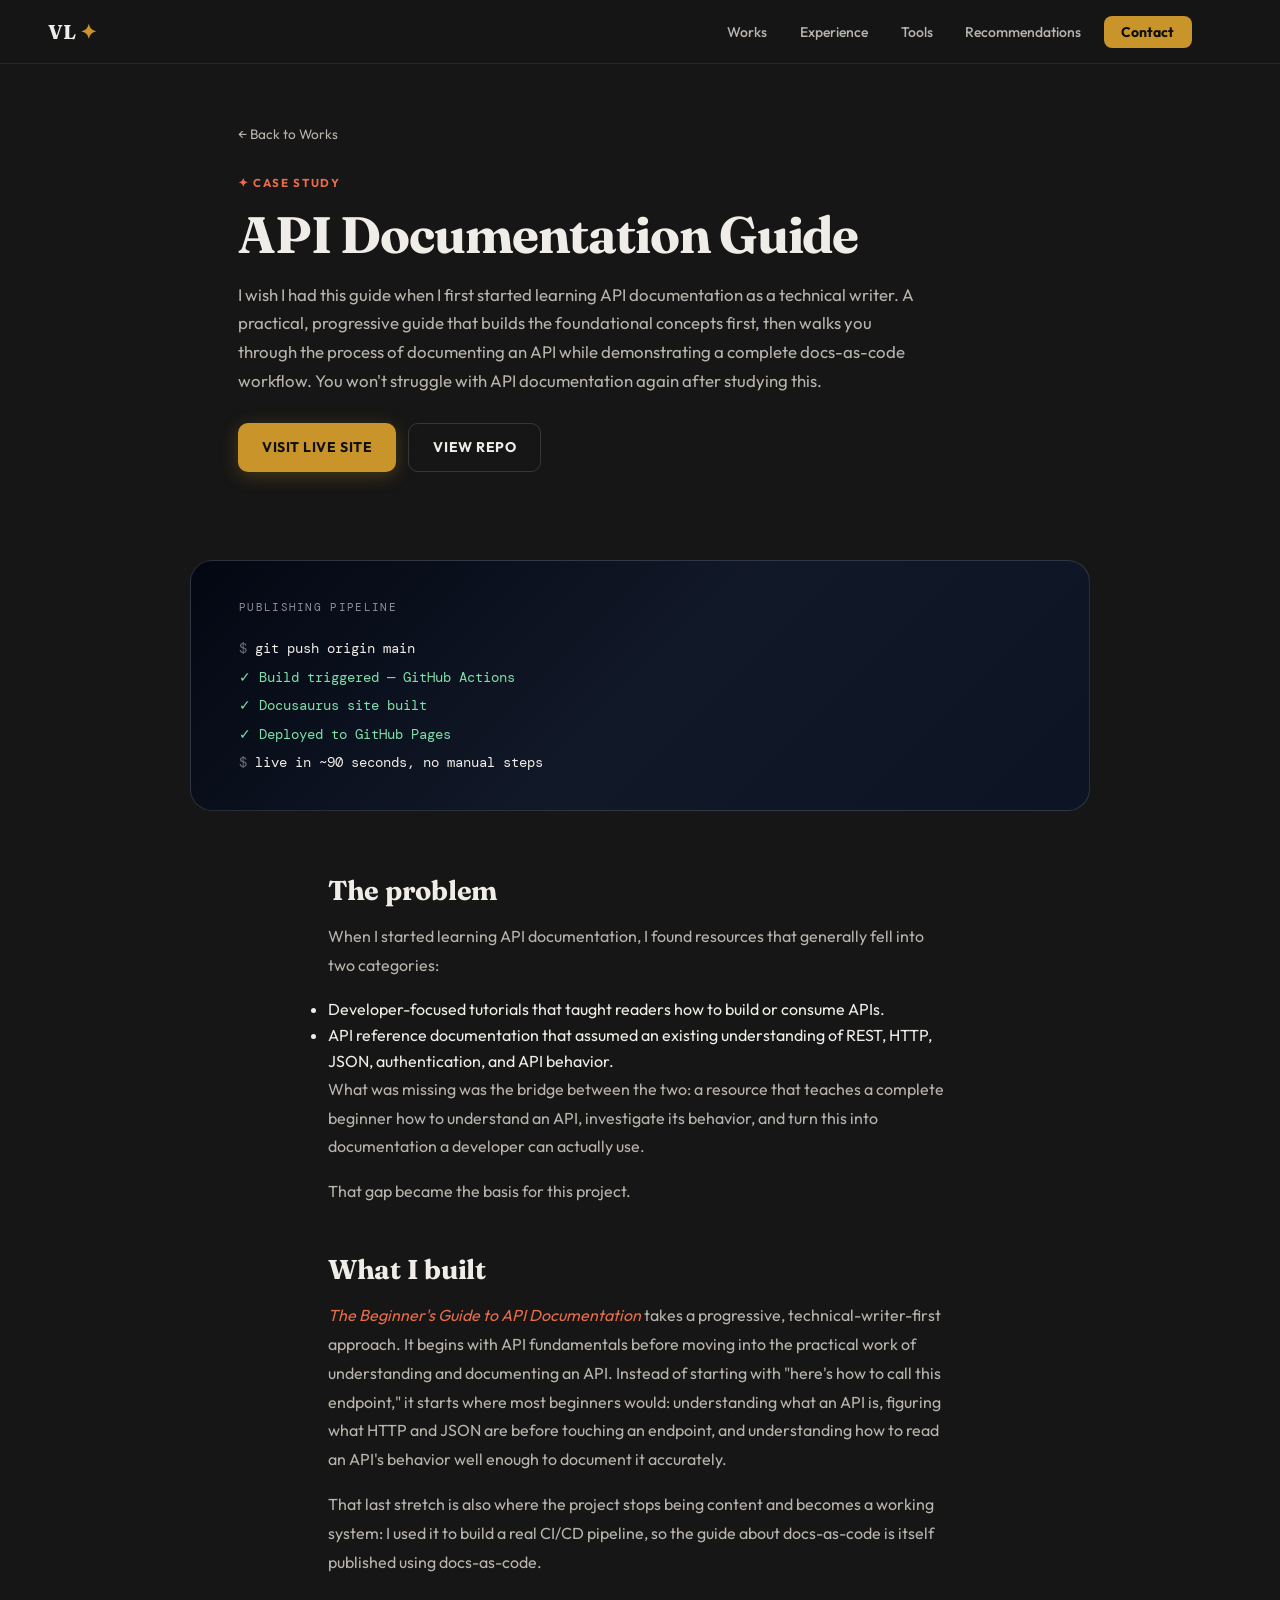
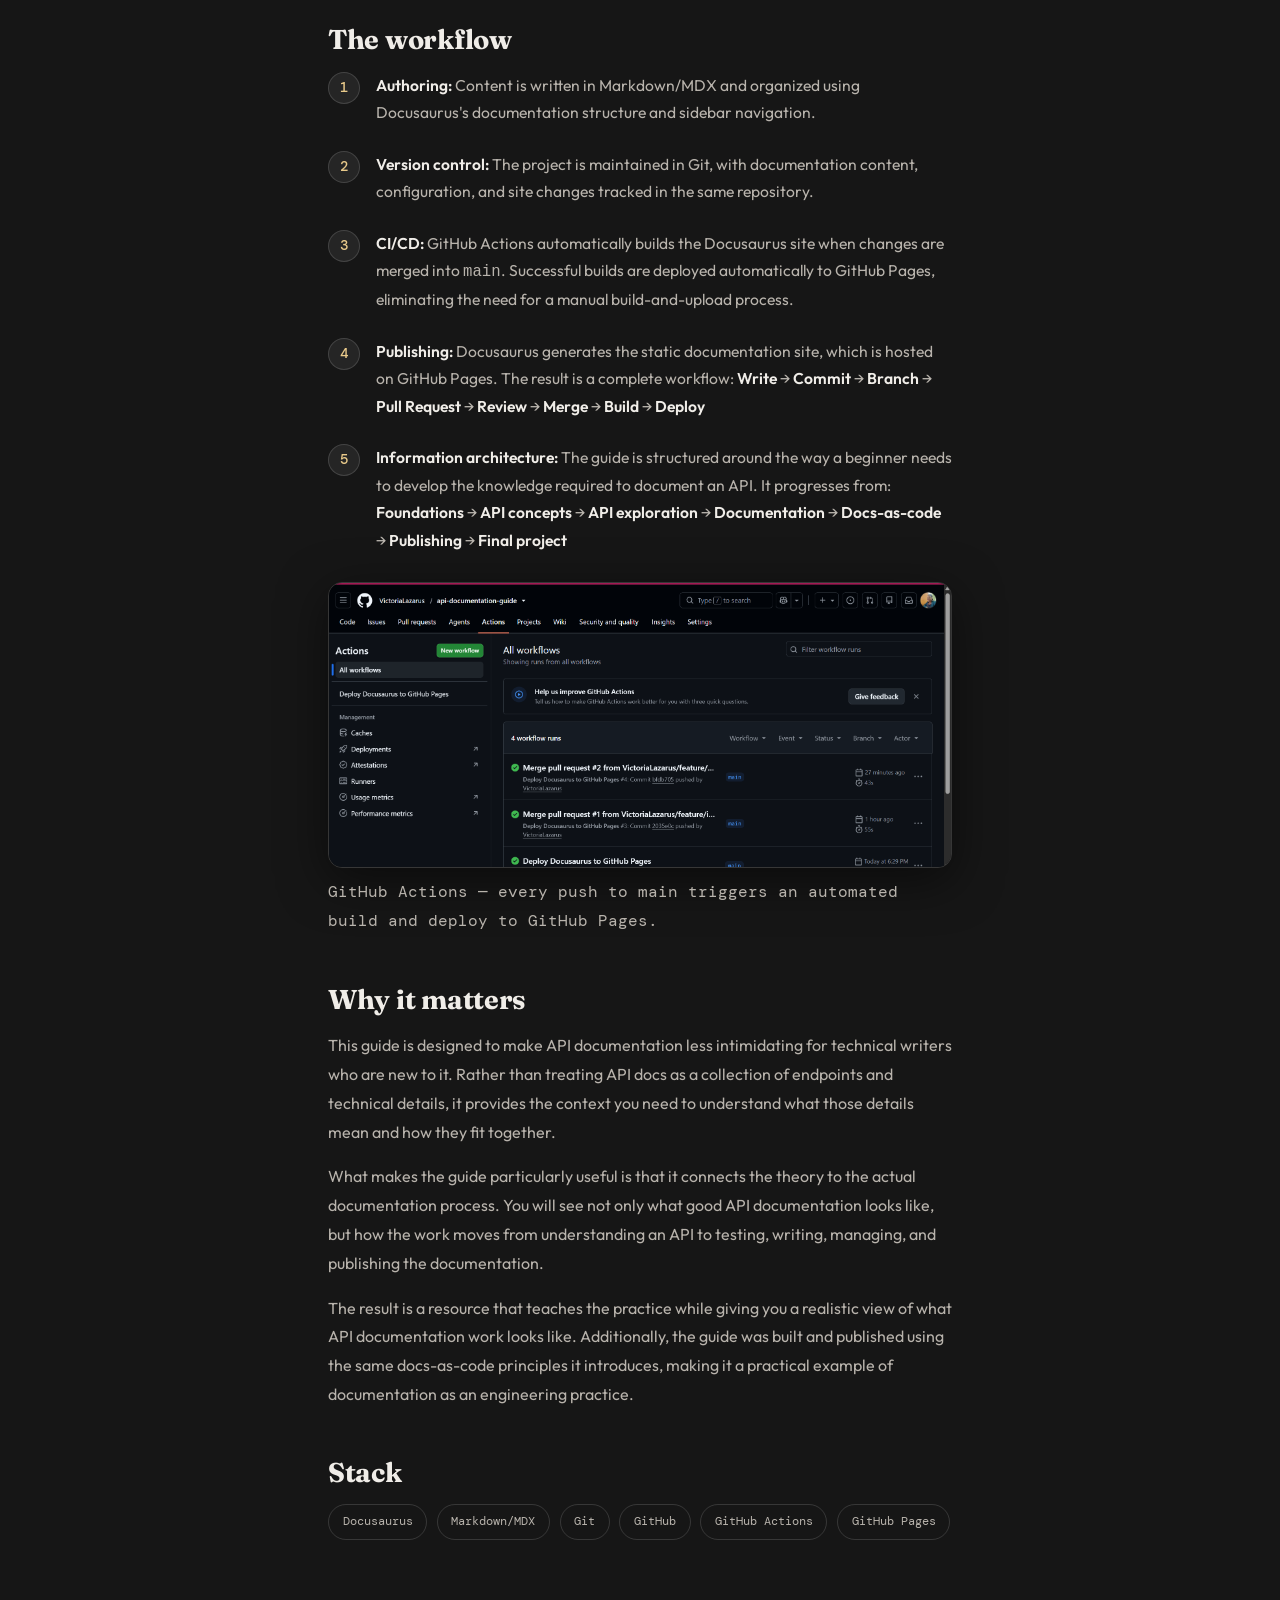
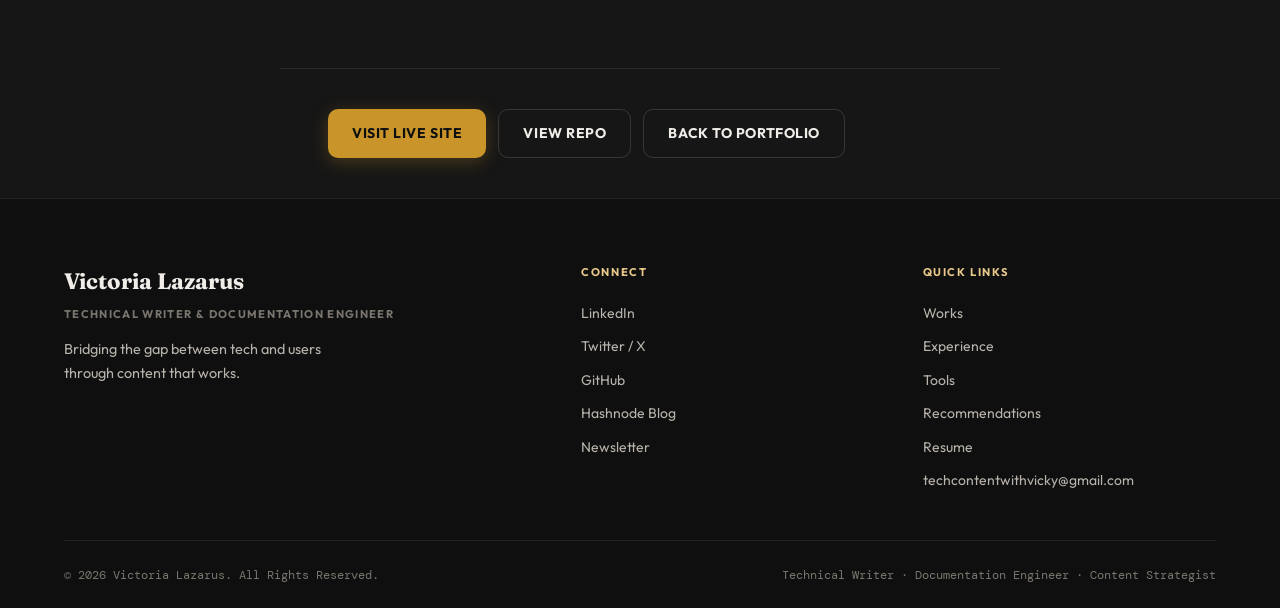
<file: case-study-api-docs.html>
<!DOCTYPE html>
<html lang="en">
<head>
  <meta charset="UTF-8" />
  <meta name="viewport" content="width=device-width, initial-scale=1.0" />
  <title>Case Study: API Documentation Guide — Victoria Lazarus</title>
  <meta name="description" content="How I built a full docs-as-code workflow — Docusaurus, Git, and automated CI/CD — for a self-directed API documentation project." />
  <link href="https://fonts.googleapis.com/css2?family=Fraunces:ital,wght@0,400;0,700;1,400;1,700&family=Outfit:wght@300;400;500;600;700&family=DM+Mono:wght@400;500&display=swap" rel="stylesheet" />
  <link rel="stylesheet" href="styles.css" />
  <style>
    .cv-navy { background: linear-gradient(135deg, #030712 0%, #111827 50%, #0d1524 100%); }

    .cs-hero {
      padding: calc(var(--nav-h) + 3.5rem) clamp(1.25rem, 4vw, 3rem) 3rem;
      max-width: 900px; margin: 0 auto;
    }
    .cs-back {
      display: inline-flex; align-items: center; gap: 0.4rem;
      font-size: 0.85rem; color: var(--text2); margin-bottom: 1.75rem;
      transition: color var(--transition);
    }
    .cs-back:hover { color: var(--accent2); }
    .cs-eyebrow {
      font-size: 0.72rem; font-weight: 700; letter-spacing: 0.14em;
      text-transform: uppercase; color: var(--accent-coral); margin-bottom: 0.85rem;
    }
    .cs-title {
      font-family: 'Fraunces', serif; font-size: clamp(2rem, 5vw, 3.2rem);
      font-weight: 700; color: var(--text); margin-bottom: 1rem; letter-spacing: -0.02em;
    }
    .cs-subtitle { font-size: 1.05rem; color: var(--text2); line-height: 1.7; max-width: 62ch; margin-bottom: 1.75rem; }
    .cs-links { display: flex; gap: 0.75rem; flex-wrap: wrap; margin-bottom: 2.5rem; }

    .cs-terminal {
      max-width: 900px; margin: 0 auto 4rem; padding: 2rem clamp(1.25rem, 4vw, 3rem);
      border-radius: var(--radius-lg); border: 1px solid var(--border2);
      font-family: 'DM Mono', monospace; font-size: 0.85rem; line-height: 2.1;
    }
    .cs-terminal .st-dim { color: rgba(255,255,255,0.4); }
    .cs-terminal .st-accent { color: #7ee0a8; }
    .cs-terminal .st-tag {
      display: inline-block; font-size: 0.68rem; letter-spacing: 0.12em;
      text-transform: uppercase; color: rgba(255,255,255,0.55); margin-bottom: 1rem;
    }

    .cs-body { max-width: 720px; margin: 0 auto; padding: 0 clamp(1.25rem, 4vw, 3rem) 5rem; }
    .cs-section { margin-bottom: 3rem; }
    .cs-section h2 {
      font-family: 'Fraunces', serif; font-size: clamp(1.3rem, 2.5vw, 1.7rem);
      font-weight: 700; color: var(--text); margin-bottom: 1rem; letter-spacing: -0.01em;
    }
    .cs-section p { color: var(--text2); font-size: 1rem; line-height: 1.8; margin-bottom: 1rem; }
    .cs-section p:last-child { margin-bottom: 0; }

    .cs-steps { list-style: none; counter-reset: step; }
    .cs-steps li {
      counter-increment: step; position: relative; padding-left: 3rem;
      margin-bottom: 1.5rem; color: var(--text2); font-size: 0.98rem; line-height: 1.75;
    }
    .cs-steps li:last-child { margin-bottom: 0; }
    .cs-steps li::before {
      content: counter(step);
      position: absolute; left: 0; top: 0;
      width: 2rem; height: 2rem; border-radius: 50%;
      background: var(--surface2); border: 1px solid var(--border2);
      color: var(--accent2); font-family: 'DM Mono', monospace; font-size: 0.85rem;
      font-weight: 500; display: flex; align-items: center; justify-content: center;
    }
    .cs-steps strong { color: var(--text); font-weight: 600; }

    .cs-stack { display: flex; flex-wrap: wrap; gap: 0.6rem; }
    .cs-stack span {
      font-family: 'DM Mono', monospace; font-size: 0.75rem;
      padding: 0.45rem 0.85rem; border: 1px solid var(--border2);
      border-radius: 999px; color: var(--text2);
    }

    .cs-cta {
      max-width: 720px; margin: 0 auto; padding: 2.5rem clamp(1.25rem, 4vw, 3rem);
      border-top: 1px solid var(--border); display: flex; gap: 0.75rem; flex-wrap: wrap;
    }

    .cs-figure { margin: 1.75rem 0; }
    .cs-figure img {
      width: 100%; display: block; border-radius: var(--radius);
      border: 1px solid var(--border2); box-shadow: var(--shadow-lg);
    }
    .cs-figure-caption {
      font-size: 0.82rem; color: var(--text3); margin-top: 0.65rem;
      font-family: 'DM Mono', monospace;
    }
  </style>
</head>
<body>

<div class="mobile-overlay" id="mobileOverlay"></div>
<div class="mobile-menu" id="mobileMenu">
  <a href="index.html#works" class="mobile-link">Works</a>
  <a href="index.html#experience" class="mobile-link">Experience</a>
  <a href="index.html#tools" class="mobile-link">Tools</a>
  <a href="index.html#recommendations" class="mobile-link">Recommendations</a>
  <a href="https://eu.wps.com/cms/docs/d/cbRadlva2UbcaMfI" target="_blank" class="mobile-link">My Resume</a>
  <a href="mailto:techcontentwithvicky@gmail.com" class="mobile-link">Contact</a>
</div>

<nav id="mainNav">
  <a href="index.html" class="nav-logo">VL <span>✦</span></a>
  <ul class="nav-links">
    <li><a href="index.html#works">Works</a></li>
    <li><a href="index.html#experience">Experience</a></li>
    <li><a href="index.html#tools">Tools</a></li>
    <li><a href="index.html#recommendations">Recommendations</a></li>
    <li><a href="mailto:techcontentwithvicky@gmail.com" class="nav-cta">Contact</a></li>
  </ul>
  <button class="hamburger" id="hamburgerBtn" aria-label="Toggle menu">
    <span></span><span></span><span></span>
  </button>
</nav>

<!-- ══════════════ CASE STUDY HERO ══════════════ -->
<section class="cs-hero">
  <a href="index.html#works" class="cs-back">← Back to Works</a>
  <p class="cs-eyebrow">✦ Case Study</p>
  <h1 class="cs-title">API Documentation Guide</h1>
  <p class="cs-subtitle">I wish I had this guide when I first started learning API documentation as a technical writer. A practical, progressive guide that builds the foundational concepts first, then walks you through the process of documenting an API while demonstrating a complete docs-as-code workflow. You won't struggle with API documentation again after studying this.</p>
  <div class="cs-links">
    <a href="https://victorialazarus.github.io/api-documentation-guide/" target="_blank" class="btn btn-primary">Visit Live Site</a>
    <a href="https://github.com/VictoriaLazarus/api-documentation-guide" target="_blank" class="btn btn-outline">View Repo</a>
  </div>
</section>

<div class="cs-terminal cv-navy">
  <span class="st-tag">Publishing pipeline</span>
  <p><span class="st-dim">$</span> git push origin main</p>
  <p class="st-accent">✓ Build triggered — GitHub Actions</p>
  <p class="st-accent">✓ Docusaurus site built</p>
  <p class="st-accent">✓ Deployed to GitHub Pages</p>
  <p><span class="st-dim">$</span> live in ~90 seconds, no manual steps</p>
</div>

<!-- ══════════════ CASE STUDY BODY ══════════════ -->
<div class="cs-body">

  <div class="cs-section">
    <h2>The problem</h2>
    <p>When I started learning API documentation, I found resources that generally fell into two categories:</p>
<ul>
<li>Developer-focused tutorials that taught readers how to build or consume APIs.</li>
<li>API reference documentation that assumed an existing understanding of REST, HTTP, JSON, authentication, and API behavior.</li>
</ul>
<p>What was missing was the bridge between the two: a resource that teaches a complete beginner how to understand an API, investigate its behavior, and turn this into documentation a developer can actually use.</p>
<p>That gap became the basis for this project.</p>
</div>

  <div class="cs-section">
    <h2>What I built</h2>
    <p><em>The Beginner's Guide to API Documentation</em> takes a progressive, technical-writer-first approach.
It begins with API fundamentals before moving into the practical work of understanding and documenting an API. Instead of starting with "here's how to call this endpoint," it starts where most beginners would: understanding what an API is, figuring what HTTP and JSON are before touching an endpoint, and understanding how to read an API's behavior well enough to document it accurately.</p>
    <p>That last stretch is also where the project stops being content and becomes a working system: I used it to build a real CI/CD pipeline, so the guide about docs-as-code is itself published using docs-as-code.</p>
  </div>

  <div class="cs-section">
    <h2>The workflow</h2>
     <ul class="cs-steps">
      <li><strong>Authoring:</strong> Content is written in Markdown/MDX and organized using Docusaurus's documentation structure and sidebar navigation.</li>
      <li><strong>Version control:</strong> The project is maintained in Git, with documentation content, configuration, and site changes tracked in the same repository.</li>
      <li><strong>CI/CD:</strong> GitHub Actions automatically builds the Docusaurus site when changes are merged into <code>main</code>. Successful builds are deployed automatically to GitHub Pages, eliminating the need for a manual build-and-upload process.</li>
      <li><strong>Publishing:</strong> Docusaurus generates the static documentation site, which is hosted on GitHub Pages. The result is a complete workflow:
<strong>Write</strong> → <strong>Commit</strong> → <strong>Branch</strong> → <strong>Pull Request</strong> → <strong>Review</strong> → <strong>Merge</strong> → <strong>Build</strong> → <strong>Deploy</strong>
</li>
      <li><strong>Information architecture:</strong> The guide is structured around the way a beginner needs to develop the knowledge required to document an API.
It progresses from: <strong>Foundations</strong> → <strong>API concepts</strong> → <strong>API exploration</strong> → <strong>Documentation</strong> → <strong>Docs-as-code</strong> → <strong>Publishing</strong> → <strong>Final project</strong></li>
    </ul>

    <div class="cs-figure">
      <img src="images/github-actions-workflow.png" alt="GitHub Actions workflow run history for the API Documentation Guide repo" loading="lazy" />
      <p class="cs-figure-caption">GitHub Actions — every push to main triggers an automated build and deploy to GitHub Pages.</p>
    </div>
  </div>

  <div class="cs-section">
    <h2>Why it matters</h2>
   <p>This guide is designed to make API documentation less intimidating for technical writers who are new to it. Rather than treating API docs as a collection of endpoints and technical details, it provides the context you need to understand what those details mean and how they fit together.</p>
   <p>What makes the guide particularly useful is that it connects the theory to the actual documentation process. You will see not only what good API documentation looks like, but how the work moves from understanding an API to testing, writing, managing, and publishing the documentation.</p>
   <p>The result is a resource that teaches the practice while giving you a realistic view of what API documentation work looks like. Additionally, the guide was built and published using the same docs-as-code principles it introduces, making it a practical example of documentation as an engineering practice.</p>
  </div>

  <div class="cs-section">
    <h2>Stack</h2>
    <!-- vale off -->
    <div class="cs-stack">
      <span>Docusaurus</span><span>Markdown/MDX</span><span>Git</span><span>GitHub</span><span>GitHub Actions</span><span>GitHub Pages</span>
    </div>
    <!-- vale on -->
  </div>

</div>

<div class="cs-cta">
  <a href="https://victorialazarus.github.io/api-documentation-guide/" target="_blank" class="btn btn-primary">Visit Live Site</a>
  <a href="https://github.com/VictoriaLazarus/api-documentation-guide" target="_blank" class="btn btn-outline">View Repo</a>
  <a href="index.html#works" class="btn btn-outline">Back to Portfolio</a>
</div>

<!-- ══════════════ FOOTER ══════════════ -->
<footer>
  <div class="footer-top">
    <div class="footer-brand">
      <p>Victoria Lazarus</p>
      <span>Technical Writer &amp; Documentation Engineer</span>
      <p class="footer-bio">Bridging the gap between tech and users through content that works.</p>
    </div>
    <div>
      <p class="footer-col-title">Connect</p>
      <div class="footer-links">
        <a href="https://linkedin.com/in/victoria-lazarus" target="_blank" class="footer-link">LinkedIn</a>
        <a href="https://twitter.com/Toria_Oluchi" target="_blank" class="footer-link">Twitter / X</a>
        <a href="https://github.com/VictoriaLazarus" target="_blank" class="footer-link">GitHub</a>
        <a href="https://hashnode.com/@Vicisagem" target="_blank" class="footer-link">Hashnode Blog</a>
        <a href="https://www.linkedin.com/newsletters/dear-technical-writers-7169617343709491200" target="_blank" class="footer-link">Newsletter</a>
      </div>
    </div>
    <div>
      <p class="footer-col-title">Quick Links</p>
      <div class="footer-links">
        <a href="index.html#works" class="footer-link">Works</a>
        <a href="index.html#experience" class="footer-link">Experience</a>
        <a href="index.html#tools" class="footer-link">Tools</a>
        <a href="index.html#recommendations" class="footer-link">Recommendations</a>
        <a href="https://eu.wps.com/cms/docs/d/cbRadlva2UbcaMfI" target="_blank" class="footer-link">Resume</a>
        <a href="mailto:techcontentwithvicky@gmail.com" class="footer-link">techcontentwithvicky@gmail.com</a>
      </div>
    </div>
  </div>
  <div class="footer-bottom">
    <span>© 2026 Victoria Lazarus. All Rights Reserved.</span>
    <span>Technical Writer · Documentation Engineer · Content Strategist</span>
  </div>
</footer>

<script src="scripts.js"></script>
</body>
</html>
</file>
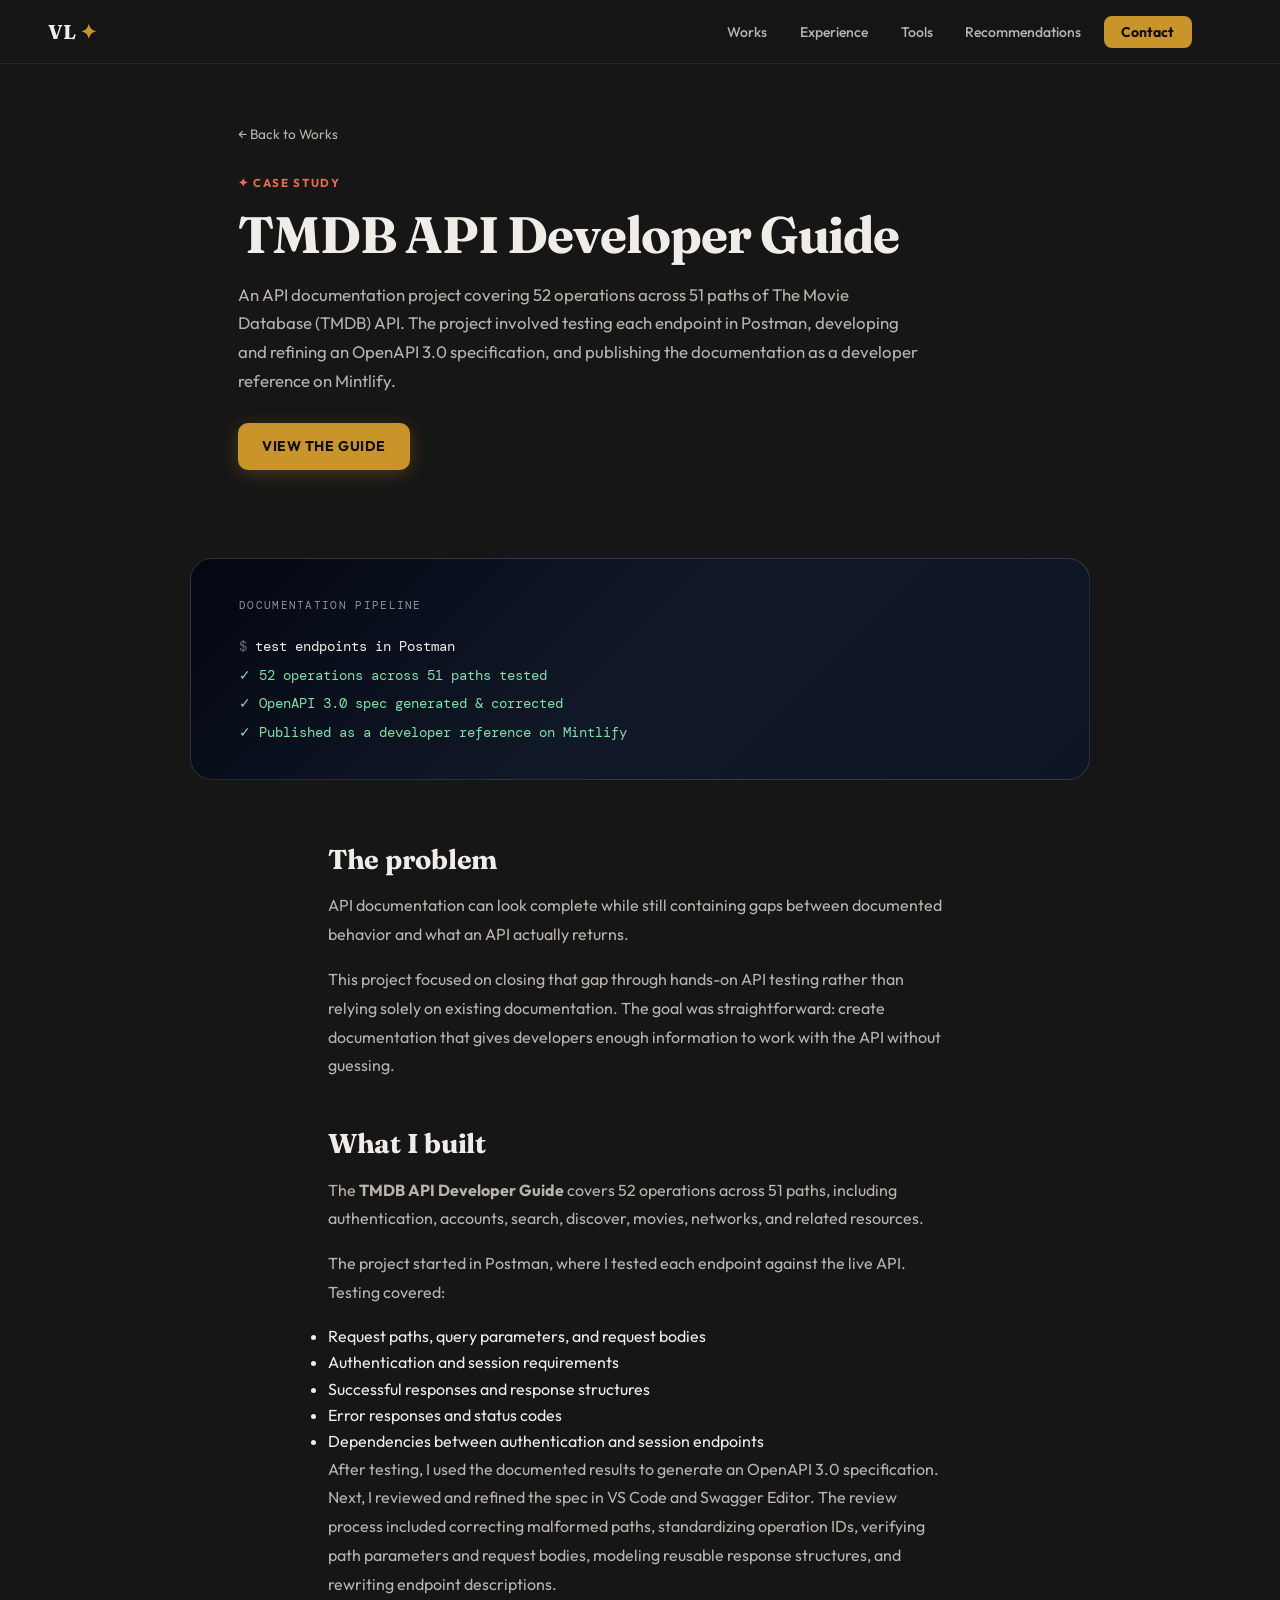
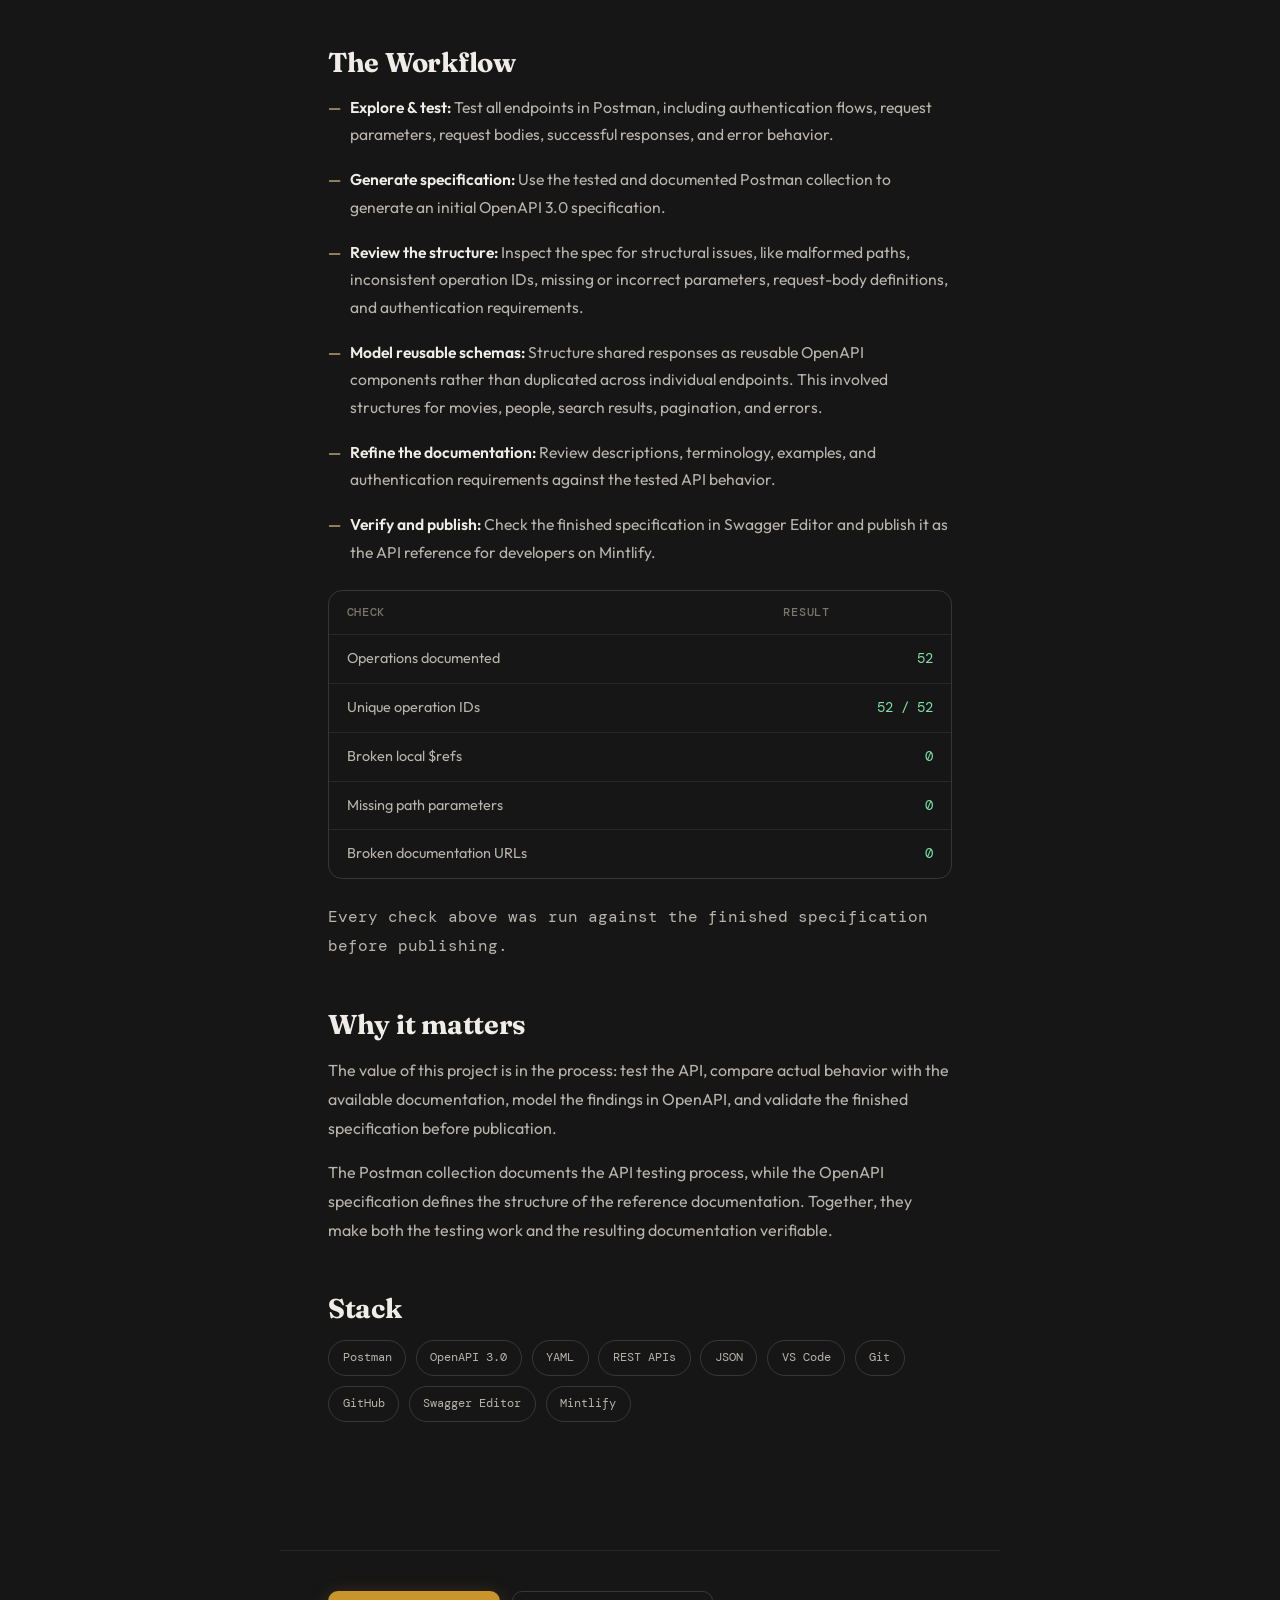
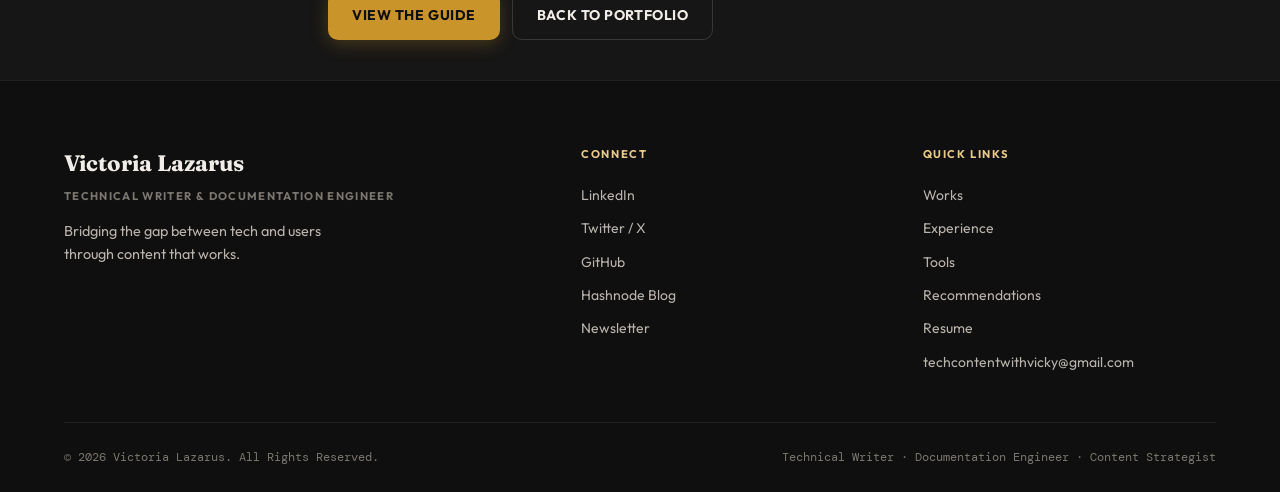
<file: case-study-tmdb-api.html>
<!DOCTYPE html>
<html lang="en">
<head>
  <meta charset="UTF-8" />
  <meta name="viewport" content="width=device-width, initial-scale=1.0" />
  <title>Case Study: TMDB API Developer Guide — Victoria Lazarus</title>
  <meta name="description" content="A hands-on API documentation project covering 52 operations across 51 paths of The Movie Database (TMDB) API. Each endpoint was tested in Postman before being translated into a reviewed and refined OpenAPI 3.0 specification and published as a developer reference on Mintlify." />
  <link href="https://fonts.googleapis.com/css2?family=Fraunces:ital,wght@0,400;0,700;1,400;1,700&family=Outfit:wght@300;400;500;600;700&family=DM+Mono:wght@400;500&display=swap" rel="stylesheet" />
  <link rel="stylesheet" href="styles.css" />
  <style>
    .cv-navy { background: linear-gradient(135deg, #030712 0%, #111827 50%, #0d1524 100%); }

    .cs-hero {
      padding: calc(var(--nav-h) + 3.5rem) clamp(1.25rem, 4vw, 3rem) 3rem;
      max-width: 900px; margin: 0 auto;
    }
    .cs-back {
      display: inline-flex; align-items: center; gap: 0.4rem;
      font-size: 0.85rem; color: var(--text2); margin-bottom: 1.75rem;
      transition: color var(--transition);
    }
    .cs-back:hover { color: var(--accent2); }
    .cs-eyebrow {
      font-size: 0.72rem; font-weight: 700; letter-spacing: 0.14em;
      text-transform: uppercase; color: var(--accent-coral); margin-bottom: 0.85rem;
    }
    .cs-title {
      font-family: 'Fraunces', serif; font-size: clamp(2rem, 5vw, 3.2rem);
      font-weight: 700; color: var(--text); margin-bottom: 1rem; letter-spacing: -0.02em;
    }
    .cs-subtitle { font-size: 1.05rem; color: var(--text2); line-height: 1.7; max-width: 62ch; margin-bottom: 1.75rem; }
    .cs-links { display: flex; gap: 0.75rem; flex-wrap: wrap; margin-bottom: 2.5rem; }

    .cs-terminal {
      max-width: 900px; margin: 0 auto 4rem; padding: 2rem clamp(1.25rem, 4vw, 3rem);
      border-radius: var(--radius-lg); border: 1px solid var(--border2);
      font-family: 'DM Mono', monospace; font-size: 0.85rem; line-height: 2.1;
    }
    .cs-terminal .st-dim { color: rgba(255,255,255,0.4); }
    .cs-terminal .st-accent { color: #7ee0a8; }
    .cs-terminal .st-tag {
      display: inline-block; font-size: 0.68rem; letter-spacing: 0.12em;
      text-transform: uppercase; color: rgba(255,255,255,0.55); margin-bottom: 1rem;
    }

    .cs-body { max-width: 720px; margin: 0 auto; padding: 0 clamp(1.25rem, 4vw, 3rem) 5rem; }
    .cs-section { margin-bottom: 3rem; }
    .cs-section h2 {
      font-family: 'Fraunces', serif; font-size: clamp(1.3rem, 2.5vw, 1.7rem);
      font-weight: 700; color: var(--text); margin-bottom: 1rem; letter-spacing: -0.01em;
    }
    .cs-section p { color: var(--text2); font-size: 1rem; line-height: 1.8; margin-bottom: 1rem; }
    .cs-section p:last-child { margin-bottom: 0; }

    .cs-steps { list-style: none; }
    .cs-steps li {
      position: relative; padding-left: 1.4rem;
      margin-bottom: 1.1rem; color: var(--text2); font-size: 0.98rem; line-height: 1.75;
    }
    .cs-steps li:last-child { margin-bottom: 0; }
    .cs-steps li::before {
      content: '—'; position: absolute; left: 0; top: 0; color: var(--accent2);
    }
    .cs-steps strong { color: var(--text); font-weight: 600; }

    .cs-stack { display: flex; flex-wrap: wrap; gap: 0.6rem; }
    .cs-stack span {
      font-family: 'DM Mono', monospace; font-size: 0.75rem;
      padding: 0.45rem 0.85rem; border: 1px solid var(--border2);
      border-radius: 999px; color: var(--text2);
    }

    .cs-cta {
      max-width: 720px; margin: 0 auto; padding: 2.5rem clamp(1.25rem, 4vw, 3rem);
      border-top: 1px solid var(--border); display: flex; gap: 0.75rem; flex-wrap: wrap;
    }

    .cs-table-wrap { margin: 1.5rem 0; overflow-x: auto; border: 1px solid var(--border2); border-radius: var(--radius); }
    .cs-table { width: 100%; border-collapse: collapse; font-size: 0.9rem; }
    .cs-table th, .cs-table td {
      padding: 0.75rem 1.1rem; text-align: left; border-bottom: 1px solid var(--border);
    }
    .cs-table th {
      font-family: 'DM Mono', monospace; font-size: 0.72rem; letter-spacing: 0.06em;
      text-transform: uppercase; color: var(--text3); font-weight: 500;
    }
    .cs-table td { color: var(--text2); }
    .cs-table td.cs-pass { color: #7ee0a8; font-family: 'DM Mono', monospace; text-align: right; }
    .cs-table tr:last-child td { border-bottom: none; }
    .cs-table-caption {
      font-size: 0.82rem; color: var(--text3); margin-top: 0.65rem;
      font-family: 'DM Mono', monospace;
    }
  </style>
</head>
<body>

<div class="mobile-overlay" id="mobileOverlay"></div>
<div class="mobile-menu" id="mobileMenu">
  <a href="index.html#works" class="mobile-link">Works</a>
  <a href="index.html#experience" class="mobile-link">Experience</a>
  <a href="index.html#tools" class="mobile-link">Tools</a>
  <a href="index.html#recommendations" class="mobile-link">Recommendations</a>
  <a href="https://eu.wps.com/cms/docs/d/cbRadlva2UbcaMfI" target="_blank" class="mobile-link">My Resume</a>
  <a href="mailto:techcontentwithvicky@gmail.com" class="mobile-link">Contact</a>
</div>

<nav id="mainNav">
  <a href="index.html" class="nav-logo">VL <span>✦</span></a>
  <ul class="nav-links">
    <li><a href="index.html#works">Works</a></li>
    <li><a href="index.html#experience">Experience</a></li>
    <li><a href="index.html#tools">Tools</a></li>
    <li><a href="index.html#recommendations">Recommendations</a></li>
    <li><a href="mailto:techcontentwithvicky@gmail.com" class="nav-cta">Contact</a></li>
  </ul>
  <button class="hamburger" id="hamburgerBtn" aria-label="Toggle menu">
    <span></span><span></span><span></span>
  </button>
</nav>

<!-- ══════════════ CASE STUDY HERO ══════════════ -->
<section class="cs-hero">
  <a href="index.html#works" class="cs-back">← Back to Works</a>
  <p class="cs-eyebrow">✦ Case Study</p>
  <h1 class="cs-title">TMDB API Developer Guide</h1>
  <p class="cs-subtitle">An API documentation project covering 52 operations across 51 paths of The Movie Database (TMDB) API. The project involved testing each endpoint in Postman, developing and refining an OpenAPI 3.0 specification, and publishing the documentation as a developer reference on Mintlify.</p>
  <div class="cs-links">
    <a href="https://techwith-vicky.mintlify.site/overview/introduction" target="_blank" class="btn btn-primary">View the Guide</a>
  </div>
</section>

<div class="cs-terminal cv-navy">
  <span class="st-tag">Documentation pipeline</span>
  <p><span class="st-dim">$</span> test endpoints in Postman</p>
  <p class="st-accent">✓ 52 operations across 51 paths tested</p>
  <p class="st-accent">✓ OpenAPI 3.0 spec generated &amp; corrected</p>
  <p class="st-accent">✓ Published as a developer reference on Mintlify</p>
</div>

<!-- ══════════════ CASE STUDY BODY ══════════════ -->
<div class="cs-body">

  <div class="cs-section">
    <h2>The problem</h2>
    <p>API documentation can look complete while still containing gaps between documented behavior and what an API actually returns.</p>
    <p>This project focused on closing that gap through hands-on API testing rather than relying solely on existing documentation. The goal was straightforward: create documentation that gives developers enough information to work with the API without guessing.</p>
  </div>

  <div class="cs-section">
    <h2>What I built</h2>
    <p>The <strong>TMDB API Developer Guide</strong> covers 52 operations across 51 paths, including authentication, accounts, search, discover, movies, networks, and related resources.</p>
    <p>The project started in Postman, where I tested each endpoint against the live API. Testing covered:</p>
   <ul>
     <li>Request paths, query parameters, and request bodies</li>
     <li>Authentication and session requirements</li>
     <li>Successful responses and response structures</li>
     <li>Error responses and status codes</li>
     <li>Dependencies between authentication and session endpoints</li>
   </ul>
<p>After testing, I used the documented results to generate an OpenAPI 3.0 specification. Next, I reviewed and refined the spec in VS Code and Swagger Editor. The review process included correcting malformed paths, standardizing operation IDs, verifying path parameters and request bodies, modeling reusable response structures, and rewriting endpoint descriptions.</p>
  </div>
    <div class="cs-section">
    <h2>The Workflow</h2>
    <ul class="cs-steps">
      <li><strong>Explore &amp; test:</strong> Test all endpoints in Postman, including authentication flows, request parameters, request bodies, successful responses, and error behavior.</li>
      <li><strong>Generate specification:</strong> Use the tested and documented Postman collection to generate an initial OpenAPI 3.0 specification.</li>
      <li><strong>Review the structure:</strong> Inspect the spec for structural issues, like malformed paths, inconsistent operation IDs, missing or incorrect parameters, request-body definitions, and authentication requirements.</li>
      <li><strong>Model reusable schemas:</strong> Structure shared responses as reusable OpenAPI components rather than duplicated across individual endpoints. This involved structures for movies, people, search results, pagination, and errors.</li>
      <li><strong>Refine the documentation:</strong> Review descriptions, terminology, examples, and authentication requirements against the tested API behavior.</li>
      <li><strong>Verify and publish:</strong> Check the finished specification in Swagger Editor and publish it as the API reference for developers on Mintlify.</li>
    </ul>

    <div class="cs-table-wrap">
      <table class="cs-table">
        <thead>
          <tr><th>Check</th><th>Result</th></tr>
        </thead>
        <tbody>
          <tr><td>Operations documented</td><td class="cs-pass">52</td></tr>
          <tr><td>Unique operation IDs</td><td class="cs-pass">52 / 52</td></tr>
          <tr><td>Broken local $refs</td><td class="cs-pass">0</td></tr>
          <tr><td>Missing path parameters</td><td class="cs-pass">0</td></tr>
          <tr><td>Broken documentation URLs</td><td class="cs-pass">0</td></tr>
        </tbody>
      </table>
    </div>
    <p class="cs-table-caption">Every check above was run against the finished specification before publishing.</p>
  </div>

  <div class="cs-section">
    <h2>Why it matters</h2>
    <p>The value of this project is in the process: test the API, compare actual behavior with the available documentation, model the findings in OpenAPI, and validate the finished specification before publication.</p>
    <p>The Postman collection documents the API testing process, while the OpenAPI specification defines the structure of the reference documentation. Together, they make both the testing work and the resulting documentation verifiable.</p>
  </div>

  <div class="cs-section">
    <h2>Stack</h2>
    <div class="cs-stack">
      <span>Postman</span><span>OpenAPI 3.0</span><span>YAML</span><span>REST APIs</span><span>JSON</span><span>VS Code</span><span>Git</span><span>GitHub</span><span>Swagger Editor</span><span>Mintlify</span>
    </div>
  </div>

</div>

<div class="cs-cta">
  <a href="https://techwith-vicky.mintlify.site/overview/introduction" target="_blank" class="btn btn-primary">View the Guide</a>
  <a href="index.html#works" class="btn btn-outline">Back to Portfolio</a>
</div>

<!-- ══════════════ FOOTER ══════════════ -->
<footer>
  <div class="footer-top">
    <div class="footer-brand">
      <p>Victoria Lazarus</p>
      <span>Technical Writer &amp; Documentation Engineer</span>
      <p class="footer-bio">Bridging the gap between tech and users through content that works.</p>
    </div>
    <div>
      <p class="footer-col-title">Connect</p>
      <div class="footer-links">
        <a href="https://linkedin.com/in/victoria-lazarus" target="_blank" class="footer-link">LinkedIn</a>
        <a href="https://twitter.com/Toria_Oluchi" target="_blank" class="footer-link">Twitter / X</a>
        <a href="https://github.com/VictoriaLazarus" target="_blank" class="footer-link">GitHub</a>
        <a href="https://hashnode.com/@Vicisagem" target="_blank" class="footer-link">Hashnode Blog</a>
        <a href="https://www.linkedin.com/newsletters/dear-technical-writers-7169617343709491200" target="_blank" class="footer-link">Newsletter</a>
      </div>
    </div>
    <div>
      <p class="footer-col-title">Quick Links</p>
      <div class="footer-links">
        <a href="index.html#works" class="footer-link">Works</a>
        <a href="index.html#experience" class="footer-link">Experience</a>
        <a href="index.html#tools" class="footer-link">Tools</a>
        <a href="index.html#recommendations" class="footer-link">Recommendations</a>
        <a href="https://eu.wps.com/cms/docs/d/cbRadlva2UbcaMfI" target="_blank" class="footer-link">Resume</a>
        <a href="mailto:techcontentwithvicky@gmail.com" class="footer-link">techcontentwithvicky@gmail.com</a>
      </div>
    </div>
  </div>
  <div class="footer-bottom">
    <span>© 2026 Victoria Lazarus. All Rights Reserved.</span>
    <span>Technical Writer · Documentation Engineer · Content Strategist</span>
  </div>
</footer>

<script src="scripts.js"></script>
</body>
</html>
</file>
<file: styles.css>
/* ── RESET ── */
*, *::before, *::after { box-sizing: border-box; margin: 0; padding: 0; }

:root {
  --bg: #161616;
  --surface: #1d1d1d;
  --surface2: #252525;
  --panel: #2d2d2d;
  --panel2: #363636;
  --border: rgba(255,255,255,0.08);
  --border2: rgba(255,255,255,0.14);
  --text:  #f0ede8;
  --text2: #b8b3ac;
  --text3: #7a766f;
  --accent:       #c9952a;
  --accent-hover: #b07d1a;
  --accent-glow:  rgba(201,149,42,0.28);
  --accent2:      #e8c98a;
  --accent-coral: #e86c4a;
  --hero-name-color: #f5f0e8;
  --nav-h: 64px;
  --radius: 14px;
  --radius-lg: 22px;
  --shadow: 0 4px 24px rgba(0,0,0,0.35);
  --shadow-lg: 0 12px 48px rgba(0,0,0,0.5);
  --transition: 0.22s ease;

  /* ── Page layout (keeps every section aligned with the hero) ── */
  --page-max: 1440px;
  --gutter: clamp(1.25rem, 4vw, 3rem);
  /* side padding: the gutter, plus extra space on screens wider than --page-max */
  --side: max(var(--gutter), calc((100% - var(--page-max)) / 2 + var(--gutter)));
}

html { scroll-behavior: smooth; }
body {
  background: var(--bg); color: var(--text);
  font-family: 'Outfit', sans-serif; font-size: 16px;
  line-height: 1.65; -webkit-font-smoothing: antialiased;
  overflow-x: hidden;
}
h1, h2, h3 { font-family: 'Fraunces', serif; line-height: 1.15; }
em { font-style: italic; color: var(--accent-coral); }
a  { color: inherit; text-decoration: none; }

/* ══════ NAV ══════ */
#mainNav {
  position: fixed; top: 0; left: 0; right: 0; z-index: 900;
  height: var(--nav-h);
  display: flex; align-items: center; justify-content: space-between;
  padding: 0 clamp(1.25rem, 4vw, 3rem);
  background: rgba(22,22,22,0.92); backdrop-filter: blur(14px);
  border-bottom: 1px solid var(--border);
}
.nav-logo {
  font-family: 'Fraunces', serif; font-size: 1.25rem; font-weight: 700;
  color: var(--text); letter-spacing: -0.02em;
  display: flex; align-items: center; gap: 0.3rem; flex-shrink: 0;
}
.nav-logo span { color: var(--accent); }
.nav-links {
  display: flex; align-items: center; gap: 0.25rem;
  list-style: none; margin-left: auto;
}
.nav-links a {
  font-size: 0.875rem; font-weight: 500; color: var(--text2);
  padding: 0.45rem 0.9rem; border-radius: 8px;
  transition: color var(--transition), background var(--transition);
}
.nav-links a:hover { color: var(--text); background: var(--surface2); }
.nav-links .nav-cta {
  background: var(--accent) !important; color: #0f0f0f !important;
  padding: 0.45rem 1.1rem; border-radius: 8px; font-weight: 700;
  transition: background var(--transition), transform var(--transition);
  margin-left: 0.25rem;
}
.nav-links .nav-cta:hover { background: var(--accent-hover) !important; transform: translateY(-1px); }

/* ══════ HAMBURGER ══════ */
.hamburger {
  display: flex; flex-direction: column; justify-content: center;
  align-items: center; gap: 5px; width: 40px; height: 40px;
  background: var(--surface2); border: 1px solid var(--border2);
  border-radius: 8px; cursor: pointer; z-index: 1001; position: relative;
  visibility: hidden; pointer-events: none; flex-shrink: 0;
}
.hamburger span {
  display: block; width: 20px; height: 2px;
  background: var(--text); border-radius: 2px;
  transition: transform 0.3s ease, opacity 0.3s ease;
}
.hamburger.open span:nth-child(1) { transform: translateY(7px) rotate(45deg); }
.hamburger.open span:nth-child(2) { opacity: 0; }
.hamburger.open span:nth-child(3) { transform: translateY(-7px) rotate(-45deg); }

/* ══════ MOBILE MENU ══════ */
.mobile-overlay {
  position: fixed; inset: 0; background: rgba(0,0,0,0.65);
  z-index: 950; opacity: 0; pointer-events: none; transition: opacity 0.3s ease;
}
.mobile-overlay.open { opacity: 1; pointer-events: auto; }
.mobile-menu {
  position: fixed; top: 0; right: -100%;
  width: min(320px, 85vw); height: 100dvh;
  background: var(--surface); border-left: 1px solid var(--border2);
  z-index: 960; display: flex; flex-direction: column;
  padding: calc(var(--nav-h) + 1.5rem) 1.5rem 2rem; gap: 0.25rem;
  transition: right 0.35s cubic-bezier(0.4,0,0.2,1); overflow-y: auto;
}
.mobile-menu.open { right: 0; }
.mobile-link {
  display: block; font-size: 1.05rem; font-weight: 500; color: var(--text);
  padding: 0.85rem 1rem; border-radius: 10px; border: 1px solid transparent;
  transition: background var(--transition), border-color var(--transition), color var(--transition);
}
.mobile-link:hover { background: var(--surface2); border-color: var(--border2); color: var(--accent2); }

/* ══════ HERO ══════ */
.hero {
  min-height: 100vh;
  padding: calc(var(--nav-h) + 3rem) var(--gutter) 4rem;
  display: flex; align-items: flex-start; justify-content: flex-start;
  gap: clamp(1rem, 2vw, 2.25rem);
  width: 100%; max-width: var(--page-max); margin: 0 auto; box-sizing: border-box;
}
.hero-text { flex: 1 1 0; min-width: 0; max-width: 820px; }
.hero-image-col {
  flex: 0 0 auto;
  display: flex; align-items: center; justify-content: flex-start;
  align-self: flex-start;
  margin-top: clamp(2rem, 4.5vw, 3.75rem);
}
.hero-eyebrow {
  font-size: 0.78rem; font-weight: 600; letter-spacing: 0.12em;
  text-transform: uppercase; color: var(--accent); margin-bottom: 1rem;
}
.hero-greeting {
  font-family: 'Fraunces', serif; font-size: clamp(1.6rem, 3.5vw, 2.4rem);
  color: var(--text2); margin-bottom: 0.4rem;
  display: flex; align-items: baseline; gap: 0.2rem; flex-wrap: wrap;
}
.typing-text { color: var(--accent2); }
.hero-greeting-static { color: var(--text2); }
.cursor-blink {
  display: inline-block; width: 2px; height: 1em; background: var(--accent);
  margin-left: 1px; vertical-align: baseline; animation: blink 1s step-end infinite;
}
@keyframes blink { 0%,100%{opacity:1} 50%{opacity:0} }

.hero-name {
  font-size: clamp(2.8rem, 5.5vw, 5.5rem); font-weight: 700;
  color: var(--hero-name-color); letter-spacing: -0.03em;
  line-height: 1.05; margin-bottom: 1rem;
  white-space: nowrap;
}
.hero-discipline {
  font-size: clamp(1rem, 2vw, 1.2rem); color: var(--text2);
  margin-bottom: 1.5rem; display: flex; align-items: center; gap: 0.4rem; flex-wrap: wrap;
}
.discipline-word { font-weight: 700; color: var(--accent2); font-family: 'DM Mono', monospace; }
.discipline-illustration { display: inline-flex; align-items: center; }
.discipline-illustration svg { display: none; }
.discipline-illustration::after {
  content: '✍'; font-size: 1.3rem; filter: sepia(1) saturate(3) hue-rotate(5deg);
}
.hero-bio {
  font-size: clamp(0.95rem, 1.5vw, 1.05rem); color: var(--text2);
  line-height: 1.75; max-width: 600px; margin-bottom: 2rem;
}

/* ══════ STATS — desktop: wide spread across full text column ══════ */
.hero-stats {
  display: grid;
  grid-template-columns: 1fr 1fr 1fr;
  gap: 0;
  width: 100%;
  margin-bottom: 2rem;
  border-top: 1px solid var(--border2);
  border-bottom: 1px solid var(--border2);
  padding: 1.5rem 0;
}
.stat-divider { display: none; }

.stat-item {
  display: flex; flex-direction: column; gap: 0.3rem;
  padding: 0 1.5rem;
}
.stat-item:first-child { padding-left: 0; }
.stat-item:last-child  { padding-right: 0; }
.stat-item + .stat-item { border-left: 1px solid var(--border2); }

.stat-num {
  font-family: 'Fraunces', serif;
  font-size: clamp(2.2rem, 4vw, 3.2rem);
  font-weight: 700; color: var(--text); line-height: 1;
}
.stat-label {
  font-size: 0.72rem; font-weight: 600;
  letter-spacing: 0.08em; text-transform: uppercase; color: var(--text3);
}

/* ══════ BUTTONS ══════ */
.hero-cta { display: flex; gap: 0.75rem; flex-wrap: wrap; margin-bottom: 2rem; }
.btn {
  display: inline-flex; align-items: center; gap: 0.4rem;
  padding: 0.75rem 1.5rem; border-radius: 10px;
  font-size: 0.875rem; font-weight: 700; cursor: pointer; border: none;
  transition: background var(--transition), transform var(--transition), box-shadow var(--transition);
  letter-spacing: 0.04em; text-transform: uppercase;
}
.btn-primary { background: var(--accent); color: #0f0f0f; box-shadow: 0 4px 18px var(--accent-glow); }
.btn-primary:hover { background: var(--accent-hover); transform: translateY(-2px); box-shadow: 0 8px 28px var(--accent-glow); }
.btn-outline { background: transparent; color: var(--text); border: 1.5px solid var(--border2); }
.btn-outline:hover { background: var(--surface2); border-color: var(--accent); color: var(--accent2); transform: translateY(-2px); }

/* ══════ SOCIALS ══════ */
.hero-socials { display: flex; gap: 0.5rem; flex-wrap: wrap; }
.social-link {
  display: inline-flex; align-items: center; gap: 0.35rem;
  font-size: 0.8rem; font-weight: 500; color: var(--text3);
  padding: 0.4rem 0.75rem; border: 1px solid var(--border); border-radius: 8px;
  transition: color var(--transition), border-color var(--transition), background var(--transition);
}
.social-link:hover { color: var(--accent2); border-color: var(--accent); background: var(--surface2); }

/* ══════ HERO IMAGE ══════ */
.hero-photo-wrapper { position: relative; }
.hero-photo-placeholder {
  width: clamp(290px, 25vw, 420px); height: clamp(290px, 25vw, 420px);
  border-radius: 50%; background: var(--surface2);
  border: 3px solid rgba(201,149,42,0.35); overflow: hidden;
  display: flex; align-items: center; justify-content: center;
  box-shadow: 0 0 0 7px rgba(201,149,42,0.07), var(--shadow-lg);
}
.hero-photo-placeholder > svg { display: none !important; }
.hero-photo { width: 100%; height: 100%; object-fit: cover; object-position: center top; display: block; }
.hero-photo-badge {
  position: absolute; bottom: -14px; left: 50%; transform: translateX(-50%);
  background: var(--surface); border: 1px solid var(--border2);
  border-radius: 999px; padding: 0.45rem 1.1rem;
  font-size: 0.8rem; font-weight: 600; color: var(--text);
  white-space: nowrap; box-shadow: var(--shadow);
}
.hero-photo-badge span { color: var(--accent-coral); }

/* ══════ SECTION LAYOUT ══════
   The section itself is full-width (so backgrounds reach the screen edges),
   while --side pushes the content into the same centered column as the hero. */
.section-wrap {
  width: 100%;
  padding: 6rem var(--side);
  box-sizing: border-box;
}
.section-wrap.alt {
  background: var(--surface); /* spans the full screen width */
}
.section-tag {
  display: inline-block; font-size: 0.72rem; font-weight: 700;
  letter-spacing: 0.14em; text-transform: uppercase;
  color: var(--accent-coral); margin-bottom: 0.75rem;
}
.section-title {
  font-size: clamp(2rem, 4vw, 3rem); font-weight: 700;
  color: var(--text); margin-bottom: 0.75rem; letter-spacing: -0.02em;
}
.section-sub { font-size: 1rem; color: var(--text2); max-width: 100%; margin-bottom: 3rem; line-height: 1.7; }
.fade-up { opacity: 0; transform: translateY(24px); transition: opacity 0.55s ease, transform 0.55s ease; }
.fade-up.visible { opacity: 1; transform: none; }

/* ══════ WORKS ══════ */
.works-category { margin-bottom: 3.5rem; }
.category-header { display: flex; align-items: center; gap: 0.6rem; margin-bottom: 1.5rem; }
.category-emoji { font-size: 1.1rem; }
.category-title {
  font-size: 0.85rem; font-weight: 700; letter-spacing: 0.06em;
  text-transform: uppercase; color: var(--text2); white-space: nowrap;
}
.category-line { flex: 1; height: 1px; background: var(--border2); }

.works-grid {
  display: grid;
  grid-template-columns: repeat(auto-fill, minmax(280px, 1fr));
  gap: 1rem;
}
@media (min-width: 1400px) { .works-grid { grid-template-columns: repeat(4, 1fr); } }

.work-card {
  background: var(--surface); border: 1px solid var(--border);
  border-radius: var(--radius); overflow: hidden;
  display: flex; flex-direction: column; position: relative;
  transition: border-color var(--transition), transform var(--transition), box-shadow var(--transition);
  cursor: pointer;
}
.work-card:hover { border-color: var(--accent); transform: translateY(-4px); box-shadow: 0 12px 36px var(--accent-glow); }

.work-card-img {
  width: 100%; height: 160px;
  overflow: hidden; position: relative; background: var(--surface2);
}
.work-card-img img {
  width: 100%; height: 100%;
  object-fit: cover; object-position: center center;
  display: block;
  transition: transform 0.5s ease;
}
.work-card:hover .work-card-img img { transform: scale(1.04); }
.work-card-img::after {
  content: '';
  position: absolute; inset: 0;
  background: linear-gradient(
    to bottom,
    rgba(14,14,14,0.96) 0%,
    rgba(14,14,14,0.88) 25%,
    rgba(14,14,14,0.55) 50%,
    rgba(14,14,14,0.0)  75%
  );
  pointer-events: none;
  z-index: 1;
}
.work-card-img > div { position: relative; z-index: 2; width: 100%; height: 100%; }

/* ── Badge / type pill ── */
.work-card-type {
  position: absolute; top: 0.6rem; left: 0.6rem; z-index: 3;
  font-size: 0.65rem; font-weight: 700; letter-spacing: 0.08em; text-transform: uppercase;
  background: rgba(201,149,42,0.92); color: #0f0f0f;
  padding: 0.25rem 0.55rem; border-radius: 6px;
}
/* Article — default gold */
.work-card-type.landing { background: rgba(232,108,74,0.92); color: #fff; }
.work-card-type.success { background: rgba(34,197,94,0.88);  color: #0f0f0f; }
.work-card-type.guide   { background: rgba(99,179,237,0.92);  color: #0a1628; }
.work-card-type.apidoc  { background: rgba(154,115,239,0.92); color: #fff; }

.work-card-body { padding: 0.9rem 1rem 0.6rem; flex: 1; }
.work-card-meta {
  font-size: 0.72rem; color: var(--text3);
  font-weight: 500; margin-bottom: 0.35rem; letter-spacing: 0.02em;
}
.work-card-meta span { color: var(--accent); }
.work-card-title { font-size: 0.9rem; font-weight: 600; color: var(--text); line-height: 1.45; }

.work-card-arrow { display: flex; align-items: center; justify-content: flex-end; padding: 0 0.9rem 0.85rem; }
.work-card-pill {
  display: inline-flex; align-items: center; gap: 0.35rem;
  padding: 0.32rem 0.75rem; border-radius: 999px;
  border: 1px solid rgba(201,149,42,0.4); background: rgba(201,149,42,0.12);
  font-size: 0.7rem; font-weight: 600; letter-spacing: 0.04em;
  color: var(--accent2); white-space: nowrap;
  opacity: 0; transform: translateY(6px);
  transition: opacity 0.22s ease, transform 0.22s ease, background 0.22s, border-color 0.22s;
  pointer-events: none;
}
.work-card-pill svg { width: 11px; height: 11px; stroke: var(--accent2); stroke-width: 2.4; flex-shrink: 0; }
.work-card:hover .work-card-pill { opacity: 1; transform: translateY(0); background: rgba(201,149,42,0.2); border-color: rgba(201,149,42,0.65); }

/* ══════ EXPERIENCE ══════ */
.exp-list { display: flex; flex-direction: column; gap: 0; }
.exp-item {
  display: grid; grid-template-columns: 220px 1fr;
  gap: 2rem; padding: 2.5rem 0; border-bottom: 1px solid var(--border);
}
.exp-item:last-child { border-bottom: none; }
.exp-period { font-size: clamp(0.8rem, 0.9vw, 0.95rem); font-weight: 600; letter-spacing: 0.06em; text-transform: uppercase; color: var(--text2); margin-bottom: 0.4rem; font-family: 'DM Mono', monospace; }
.exp-company-row { display: flex; align-items: center; gap: 0.5rem; flex-wrap: wrap; }
.exp-company-name { font-size: clamp(0.9rem, 1vw, 1.05rem); font-weight: 700; color: var(--accent2); }
.exp-role { font-size: clamp(1.05rem, 1.3vw, 1.35rem); font-weight: 700; color: var(--text); margin-bottom: 0.85rem; font-family: 'Fraunces', serif; }
.exp-bullets { padding-left: 1.1rem; display: flex; flex-direction: column; gap: 0.45rem; }
.exp-bullets li { font-size: clamp(0.9rem, 1vw, 1.05rem); color: var(--text2); line-height: 1.7; }

/* ══════ TOOLS ══════ */
.tools-scroll-wrap { overflow: hidden; position: relative; }
.tools-scroll-wrap::before, .tools-scroll-wrap::after {
  content: ''; position: absolute; top: 0; bottom: 0; width: 80px; z-index: 2; pointer-events: none;
}
/* Tools section sits on --bg, so the edge fades use --bg too */
.tools-scroll-wrap::before { left: 0;  background: linear-gradient(to right, var(--bg), transparent); }
.tools-scroll-wrap::after  { right: 0; background: linear-gradient(to left,  var(--bg), transparent); }
.tools-track { display: flex; gap: 0.6rem; width: max-content; animation: scroll-tools 50s linear infinite; }
.tools-track:hover { animation-play-state: paused; }
@keyframes scroll-tools { from{transform:translateX(0)} to{transform:translateX(-50%)} }

.tool-item {
  display: flex; align-items: center; gap: 0.55rem;
  background: var(--panel); border: 1px solid var(--border);
  border-radius: 999px; padding: 0.6rem 1.2rem;
  font-size: 0.92rem; font-weight: 700; color: var(--text); white-space: nowrap;
  transition: border-color 0.2s, color 0.2s, background 0.2s;
  letter-spacing: 0.02em;
}

.tool-icon { font-size: 1.35rem; }

.tool-item:hover { border-color: var(--accent); color: var(--accent2); background: var(--surface2); }


/* ══════ RECOMMENDATIONS ══════ */
.recs-grid { display: grid; grid-template-columns: repeat(auto-fit, minmax(min(100%, 420px), 1fr)); gap: 1.5rem; margin-top: 1rem; }
.rec-card { background: var(--panel); border: 1px solid var(--border2); border-radius: var(--radius-lg); padding: 2.5rem; position: relative; }
.rec-quote { display: block; font-family: 'Fraunces', serif; font-size: 3.5rem; line-height: 1; color: var(--accent); margin-bottom: 0.5rem; opacity: 0.75; }
.rec-text { font-size: 0.92rem; line-height: 1.85; color: var(--text); margin-bottom: 1.75rem; font-style: italic; }
.rec-author { display: flex; align-items: flex-start; gap: 0.85rem; }
.rec-avatar { width: 40px; height: 40px; border-radius: 50%; background: var(--accent); color: #0f0f0f; display: flex; align-items: center; justify-content: center; font-size: 0.75rem; font-weight: 700; letter-spacing: 0.04em; flex-shrink: 0; }
.rec-author-name { font-size: 0.9rem; font-weight: 700; color: var(--text); }
.rec-author-role { font-size: 0.78rem; color: var(--text2); }
.rec-date { font-size: 0.72rem; color: var(--text3); margin-top: 0.15rem; font-family: 'DM Mono', monospace; }

/* ══════ FOOTER ══════ */
footer { background: #0f0f0f; border-top: 1px solid var(--border); padding: 0 clamp(1.25rem, 5vw, 4rem); }
.footer-top { display: grid; grid-template-columns: 1.6fr 1fr 1fr; gap: 3rem; max-width: 1280px; margin: 0 auto; padding: 4rem 0 3rem; align-items: start; }
.footer-brand > p:first-child { font-family: 'Fraunces', serif; font-size: 1.4rem; font-weight: 700; color: var(--text); margin-bottom: 0.3rem; }
.footer-brand > span { font-size: 0.7rem; font-weight: 700; letter-spacing: 0.12em; text-transform: uppercase; color: var(--text3); display: block; margin-bottom: 0.9rem; }
.footer-bio { font-size: 0.9rem; color: var(--text2); max-width: 280px; line-height: 1.65; }
.footer-col-title { font-size: 0.7rem; font-weight: 700; letter-spacing: 0.14em; text-transform: uppercase; color: var(--accent2); margin-bottom: 1.25rem; }
.footer-links { display: flex; flex-direction: column; gap: 0.65rem; }
.footer-link  { font-size: 0.875rem; color: var(--text2); transition: color var(--transition); }
.footer-link:hover { color: var(--accent2); }
.footer-bottom { display: flex; align-items: center; justify-content: space-between; gap: 1rem; flex-wrap: wrap; max-width: 1280px; margin: 0 auto; padding: 1.5rem 0; border-top: 1px solid var(--border); font-size: 0.78rem; color: var(--text3); font-family: 'DM Mono', monospace; }

/* ══════ RESPONSIVE ≤ 900px ══════ */
@media (max-width: 900px) {
  .nav-links { display: none; }
  .hamburger { visibility: visible; pointer-events: auto; }
  .section-sub { white-space: normal; max-width: 100%; }

  .hero {
    flex-direction: column; align-items: flex-start;
    padding-top: calc(var(--nav-h) + 2rem); gap: 2rem;
  }
  .hero-text { max-width: 100%; width: 100%; }
  .hero-name { white-space: normal; font-size: clamp(2.4rem, 9vw, 4rem); }

  .hero-image-col { width: 100%; justify-content: center; order: -1; flex: none; }
  .hero-photo-placeholder {
    width: clamp(160px, 40vw, 220px); height: clamp(160px, 40vw, 220px);
    border-radius: 50%;
  }
  .hero-photo-placeholder > svg { display: none !important; }

  .hero-stats {
    display: flex;
    align-items: center;
    gap: 1rem;
    background: var(--surface);
    border: 1px solid var(--border2);
    border-top: 1px solid var(--border2);
    border-bottom: 1px solid var(--border2);
    border-radius: var(--radius);
    padding: 1.1rem 1.5rem;
    width: 100%;
  }
  .stat-divider { display: block; width: 1px; height: 40px; background: var(--border2); flex-shrink: 0; }
  .stat-item { flex: 1; flex-direction: column; align-items: center; gap: 0.2rem; padding: 0; border-left: none !important; }
  .stat-item + .stat-item { border-left: none !important; }
  .stat-num  { font-size: 1.6rem; }
  .stat-label { font-size: 0.65rem; letter-spacing: 0.1em; color: var(--text3); }

  .exp-item { grid-template-columns: 1fr; gap: 0.6rem; padding: 1.75rem 0; }
  .footer-top { grid-template-columns: 1fr; gap: 2rem; padding: 3rem 0 2rem; }
  .footer-bottom { flex-direction: column; align-items: flex-start; gap: 0.4rem; }
  .recs-grid  { grid-template-columns: 1fr; }
  .rec-card   { padding: 1.75rem; }
  .works-grid { grid-template-columns: 1fr; }
}

/* ══════ RESPONSIVE ≤ 600px ══════ */
@media (max-width: 600px) {
  .section-wrap  { padding-left: 1rem; padding-right: 1rem; }

  .hero-name     { font-size: clamp(2.2rem, 11vw, 3rem); white-space: normal; }
  .section-title { font-size: clamp(1.6rem, 7vw, 2.2rem); }
  .hero-cta      { flex-direction: column; }
  .btn           { width: 100%; justify-content: center; }
  .hero-socials  { gap: 0.35rem; }
  .hero-stats    { padding: 1rem; gap: 0.75rem; flex-wrap: wrap; justify-content: space-around; }
  .stat-num      { font-size: 1.3rem; }
  .rec-card  { padding: 1.25rem; }
  .rec-text  { font-size: 0.88rem; }
  .hero-photo-placeholder { width: 140px; height: 140px; }
}
</file>
